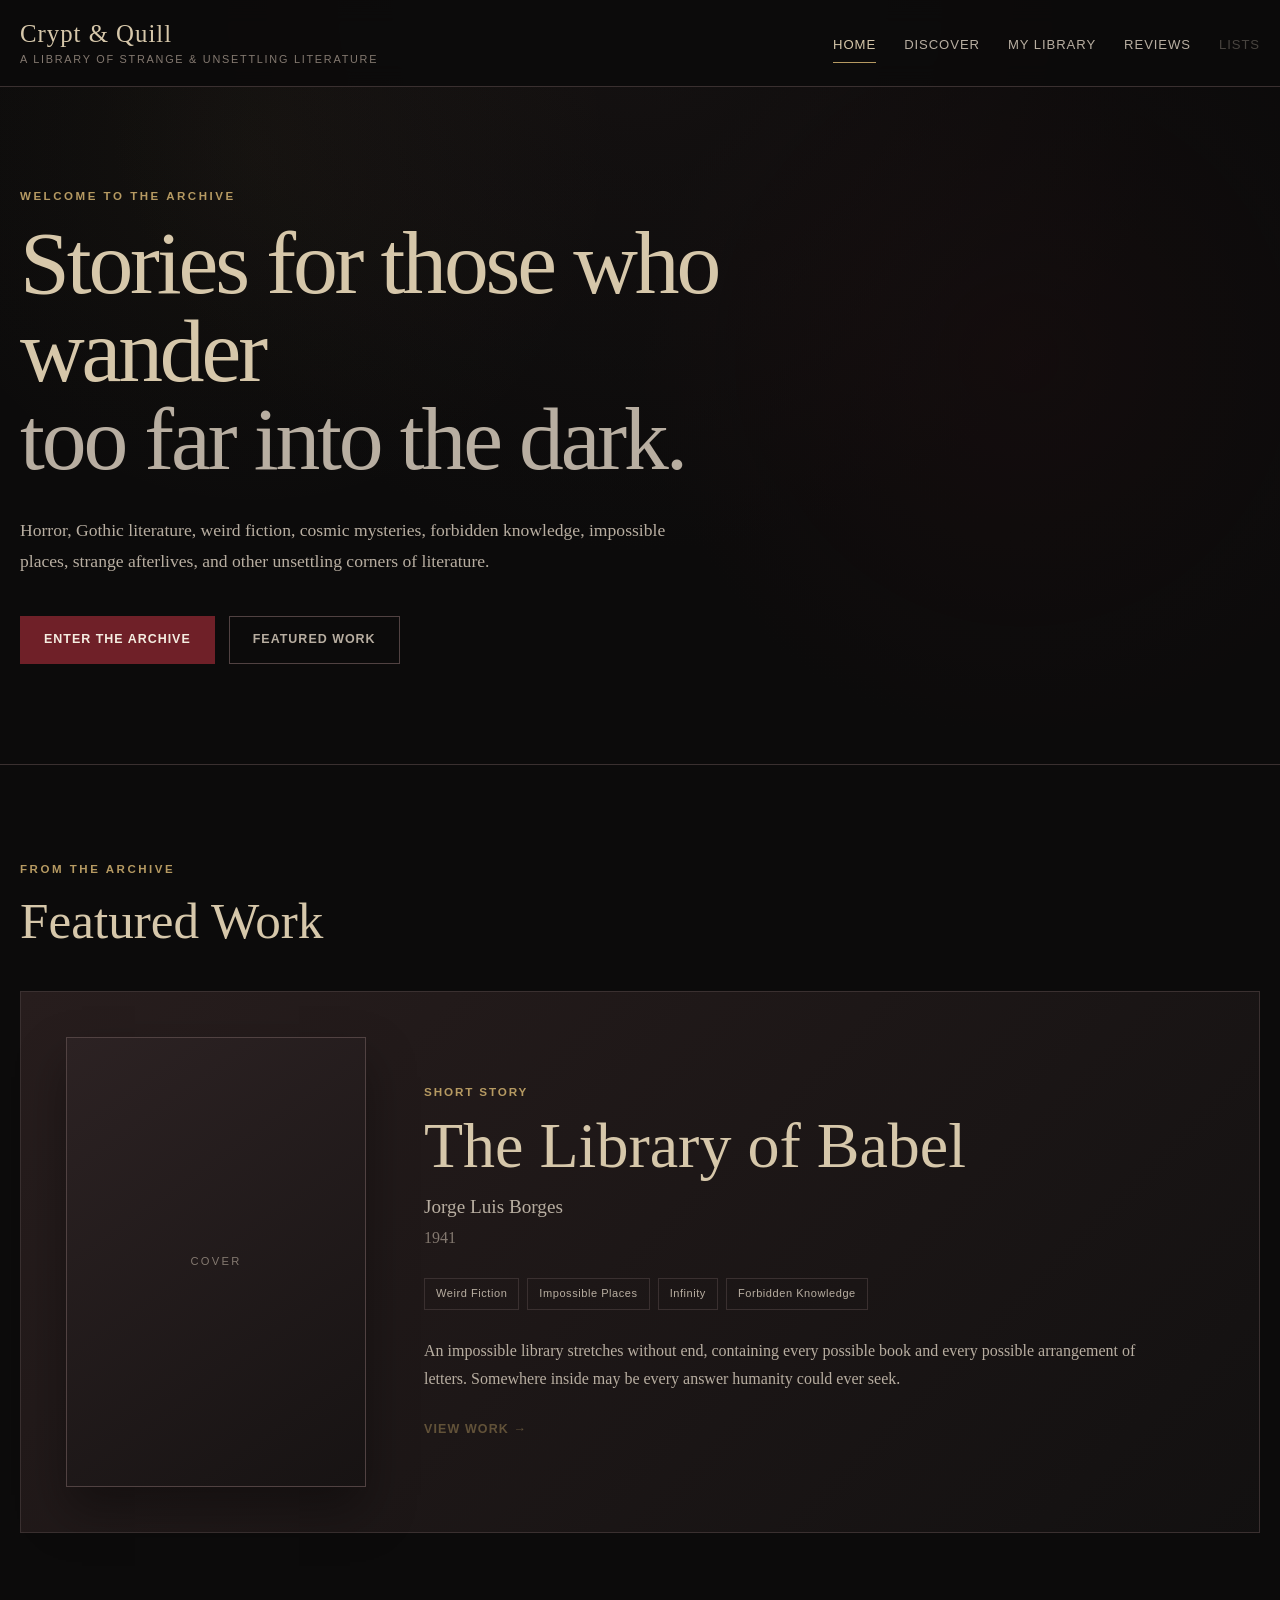
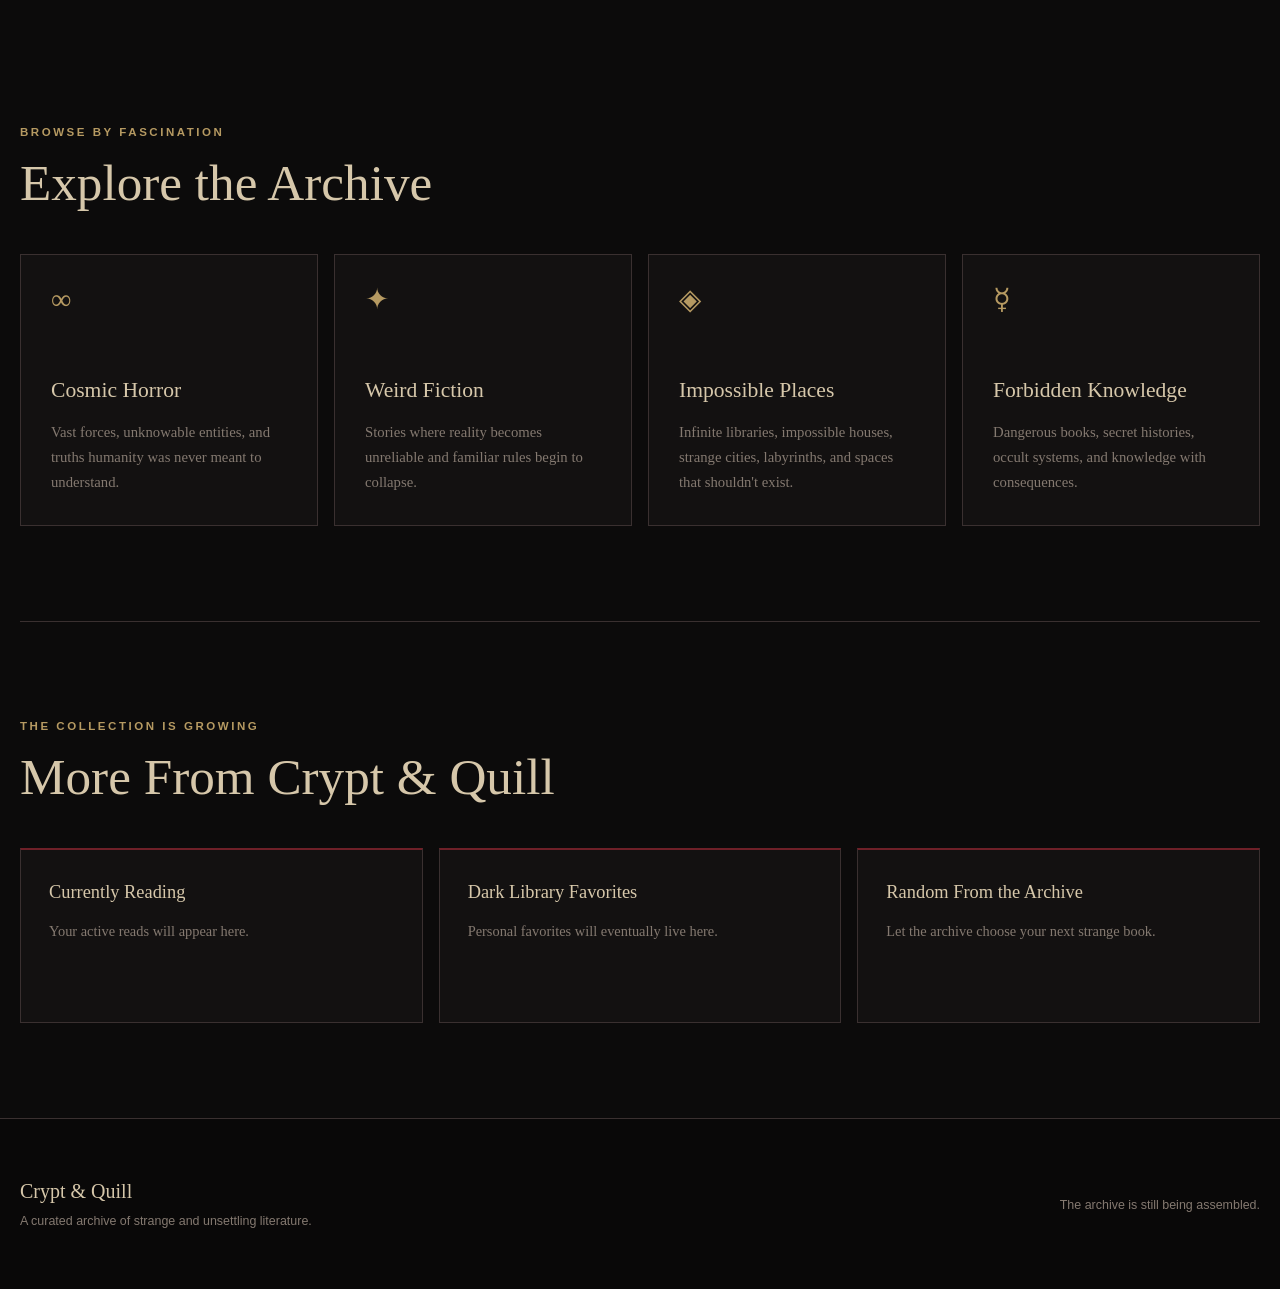
<file: index.html>
<!DOCTYPE html>
<html lang="en">

<head>
    <meta charset="UTF-8">

    <meta
        name="viewport"
        content="width=device-width, initial-scale=1.0"
    >

    <meta
        name="description"
        content="Crypt & Quill — a curated archive of horror, Gothic literature, weird fiction, dark science fiction, and unsettling stories."
    >

    <title>Crypt & Quill</title>

    <link
        rel="stylesheet"
        href="assets/css/styles.css"
    >
</head>


<body>

    <!-- ========================================
         SITE HEADER
         ======================================== -->

    <header class="site-header">

        <div class="site-header-inner">

            <a
                class="site-brand"
                href="index.html"
            >
                <span class="brand-name">Crypt &amp; Quill</span>

                <span class="brand-tagline">
                    A Library of Strange &amp; Unsettling Literature
                </span>
            </a>


            <nav
                class="main-navigation"
                aria-label="Main navigation"
            >

                <a
                    class="nav-link active"
                    href="index.html"
                >
                    Home
                </a>

                <a
                    class="nav-link"
                    href="discover.html"
                >
                    Discover
                </a>

                <a
                    class="nav-link"
                    href="my-library.html"
                >
                    My Library
                </a>

                <a
    class="nav-link"
    href="reviews.html"
>
    Reviews
</a>

                <span class="nav-link nav-link-disabled">
                    Lists
                </span>

            </nav>

        </div>

    </header>



    <!-- ========================================
         MAIN CONTENT
         ======================================== -->

    <main>


        <!-- HERO -->

        <section class="hero">

            <div class="hero-overlay"></div>

            <div class="hero-content">

                <p class="eyebrow">
                    Welcome to the archive
                </p>

                <h1>
                    Stories for those who wander
                    <span>too far into the dark.</span>
                </h1>

                <p class="hero-description">
                    Horror, Gothic literature, weird fiction, cosmic mysteries,
                    forbidden knowledge, impossible places, strange afterlives,
                    and other unsettling corners of literature.
                </p>


                <div class="hero-actions">

                    <a
                        class="button button-primary"
                        href="discover.html"
                    >
                        Enter the Archive
                    </a>

                    <a
                        class="button button-secondary"
                        href="#featured"
                    >
                        Featured Work
                    </a>

                </div>

            </div>

        </section>



        <!-- FEATURED WORK -->

        <section
            class="content-section"
            id="featured"
        >

            <div class="section-heading">

                <div>
                    <p class="section-kicker">
                        From the archive
                    </p>

                    <h2>
                        Featured Work
                    </h2>
                </div>

            </div>


            <article class="featured-work">

                <div class="featured-cover-placeholder">

                    <span>
                        Cover
                    </span>

                </div>


                <div class="featured-information">

                    <p class="work-type">
                        Short Story
                    </p>

                    <h3>
                        The Library of Babel
                    </h3>

                    <p class="work-author">
                        Jorge Luis Borges
                    </p>

                    <p class="work-year">
                        1941
                    </p>


                    <div class="tag-list">

                        <span class="tag">
                            Weird Fiction
                        </span>

                        <span class="tag">
                            Impossible Places
                        </span>

                        <span class="tag">
                            Infinity
                        </span>

                        <span class="tag">
                            Forbidden Knowledge
                        </span>

                    </div>


                    <p class="featured-description">
                        An impossible library stretches without end, containing
                        every possible book and every possible arrangement of
                        letters. Somewhere inside may be every answer humanity
                        could ever seek.
                    </p>


                    <button
                        class="text-link"
                        type="button"
                        disabled
                    >
                        View Work
                        <span aria-hidden="true">→</span>
                    </button>

                </div>

            </article>

        </section>



        <!-- EXPLORE -->

        <section class="content-section">

            <div class="section-heading">

                <div>

                    <p class="section-kicker">
                        Browse by fascination
                    </p>

                    <h2>
                        Explore the Archive
                    </h2>

                </div>

            </div>


            <div class="explore-grid">

                <article class="explore-card">

                    <span class="explore-symbol">
                        ∞
                    </span>

                    <h3>
                        Cosmic Horror
                    </h3>

                    <p>
                        Vast forces, unknowable entities, and truths
                        humanity was never meant to understand.
                    </p>

                </article>


                <article class="explore-card">

                    <span class="explore-symbol">
                        ✦
                    </span>

                    <h3>
                        Weird Fiction
                    </h3>

                    <p>
                        Stories where reality becomes unreliable and
                        familiar rules begin to collapse.
                    </p>

                </article>


                <article class="explore-card">

                    <span class="explore-symbol">
                        ◈
                    </span>

                    <h3>
                        Impossible Places
                    </h3>

                    <p>
                        Infinite libraries, impossible houses, strange
                        cities, labyrinths, and spaces that shouldn't exist.
                    </p>

                </article>


                <article class="explore-card">

                    <span class="explore-symbol">
                        ☿
                    </span>

                    <h3>
                        Forbidden Knowledge
                    </h3>

                    <p>
                        Dangerous books, secret histories, occult systems,
                        and knowledge with consequences.
                    </p>

                </article>

            </div>

        </section>



        <!-- COMING LATER -->

        <section class="content-section archive-preview">

            <div class="section-heading">

                <div>

                    <p class="section-kicker">
                        The collection is growing
                    </p>

                    <h2>
                        More From Crypt &amp; Quill
                    </h2>

                </div>

            </div>


            <div class="shelf-grid">

                <article class="shelf-placeholder">

                    <p class="shelf-label">
                        Currently Reading
                    </p>

                    <p>
                        Your active reads will appear here.
                    </p>

                </article>


                <article class="shelf-placeholder">

                    <p class="shelf-label">
                        Dark Library Favorites
                    </p>

                    <p>
                        Personal favorites will eventually live here.
                    </p>

                </article>


                <article class="shelf-placeholder">

                    <p class="shelf-label">
                        Random From the Archive
                    </p>

                    <p>
                        Let the archive choose your next strange book.
                    </p>

                </article>

            </div>

        </section>


    </main>



    <!-- ========================================
         FOOTER
         ======================================== -->

    <footer class="site-footer">

        <div class="site-footer-inner">

            <div>

                <p class="footer-brand">
                    Crypt &amp; Quill
                </p>

                <p class="footer-description">
                    A curated archive of strange and unsettling literature.
                </p>

            </div>


            <p class="footer-note">
                The archive is still being assembled.
            </p>

        </div>

    </footer>



    <script src="assets/js/common.js"></script>
    <script src="assets/js/home.js"></script>

</body>

</html>
</file>
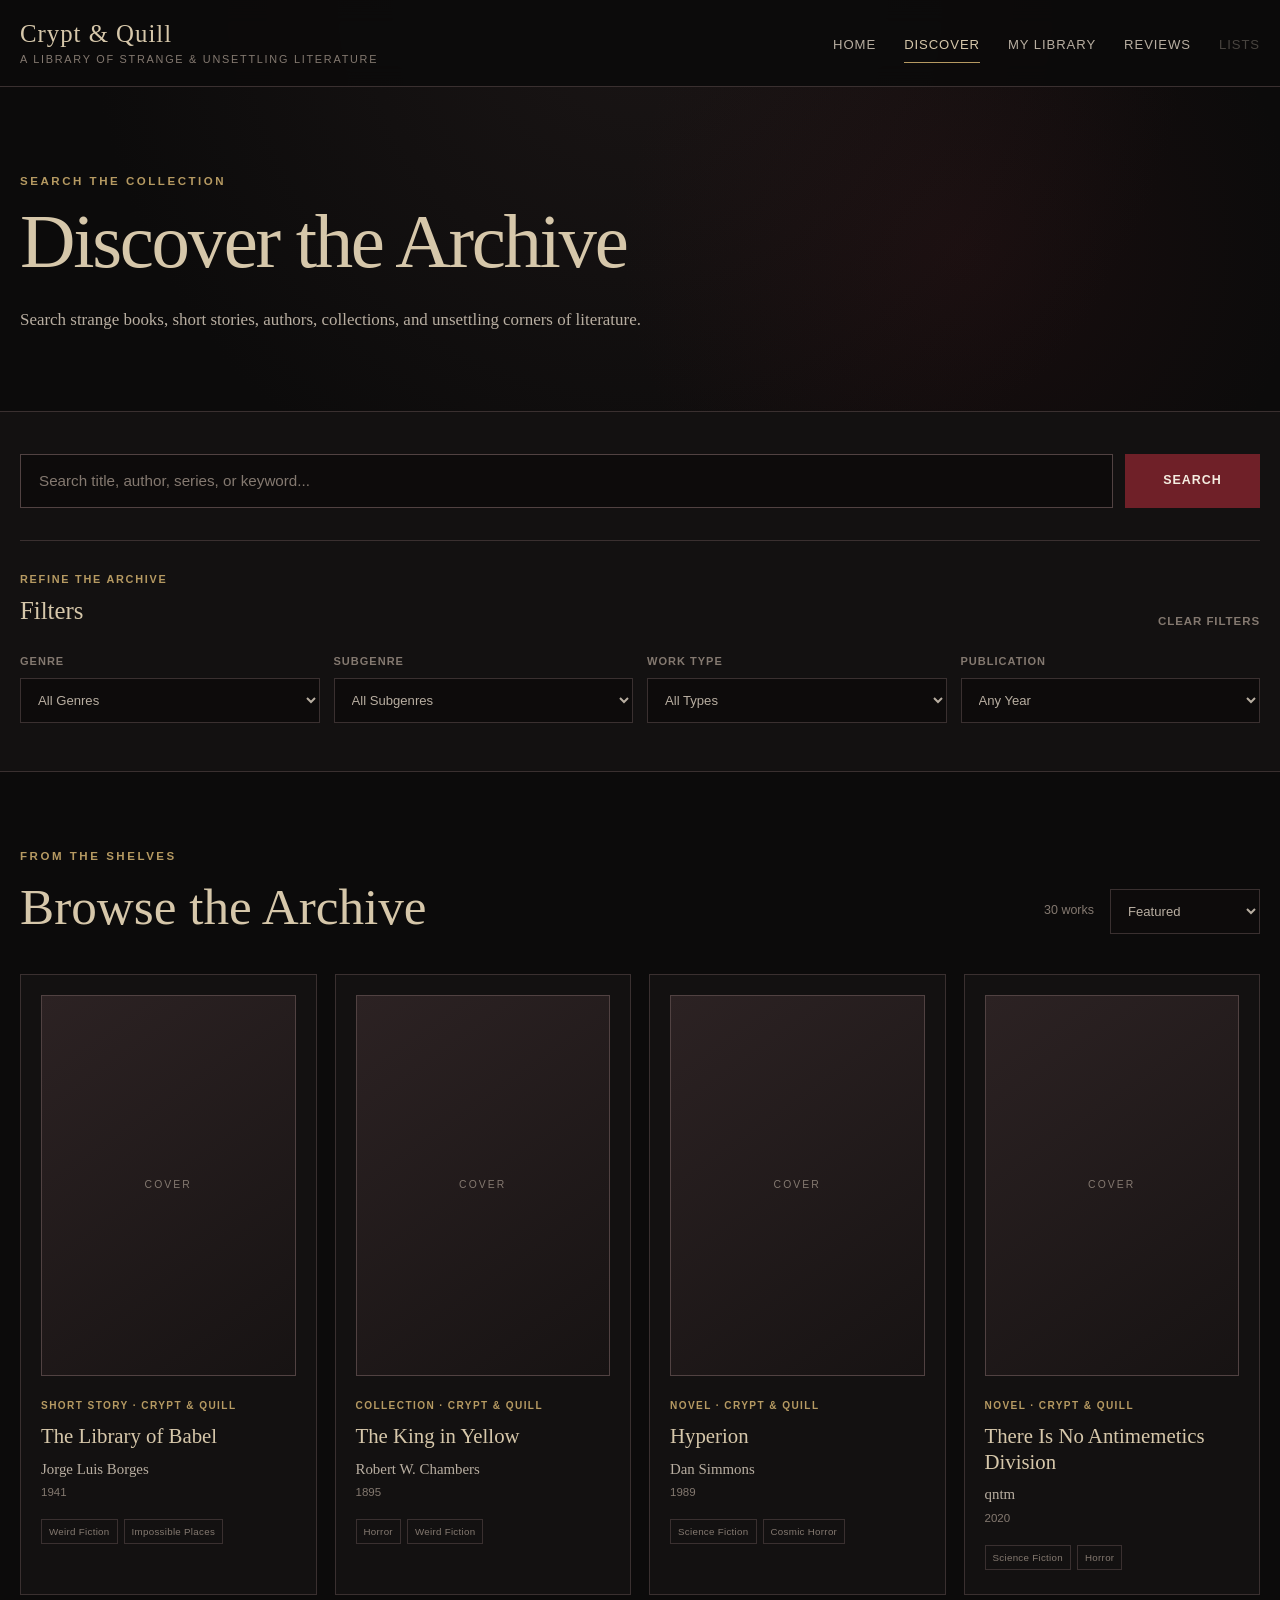
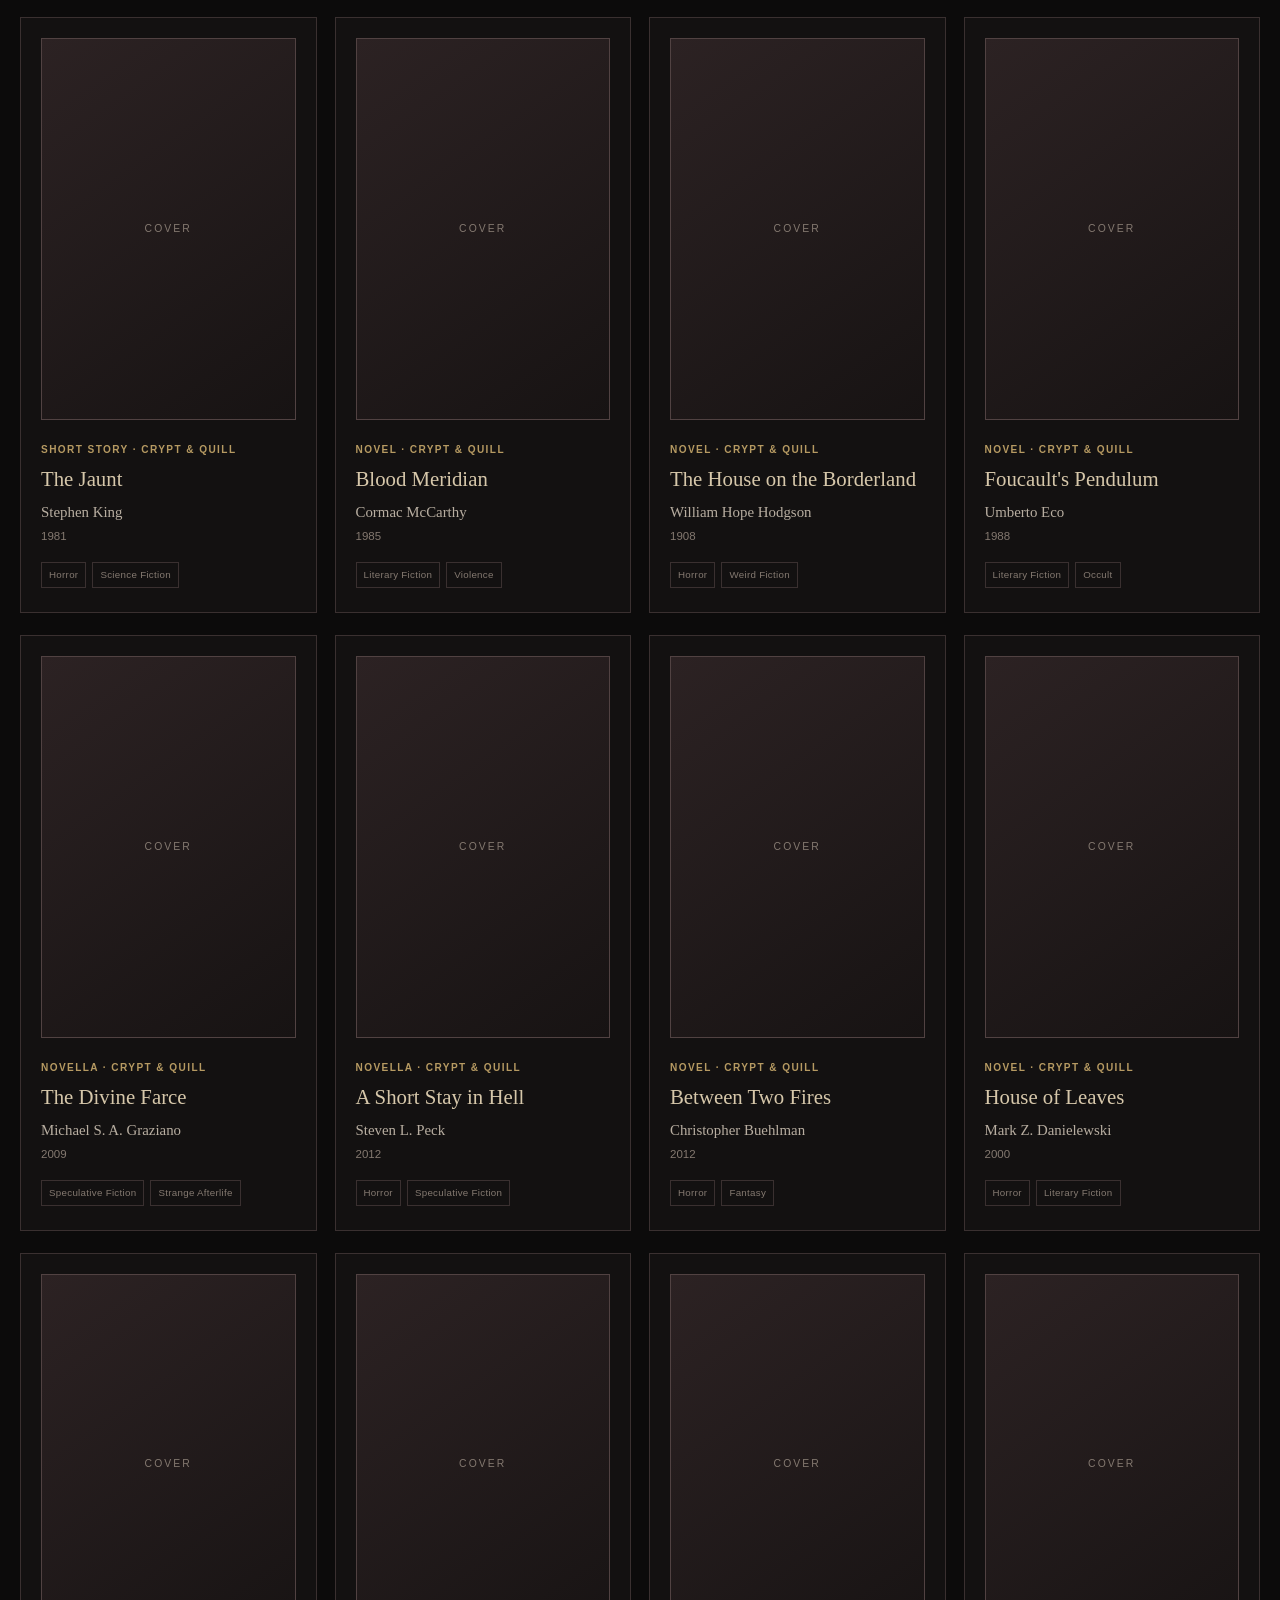
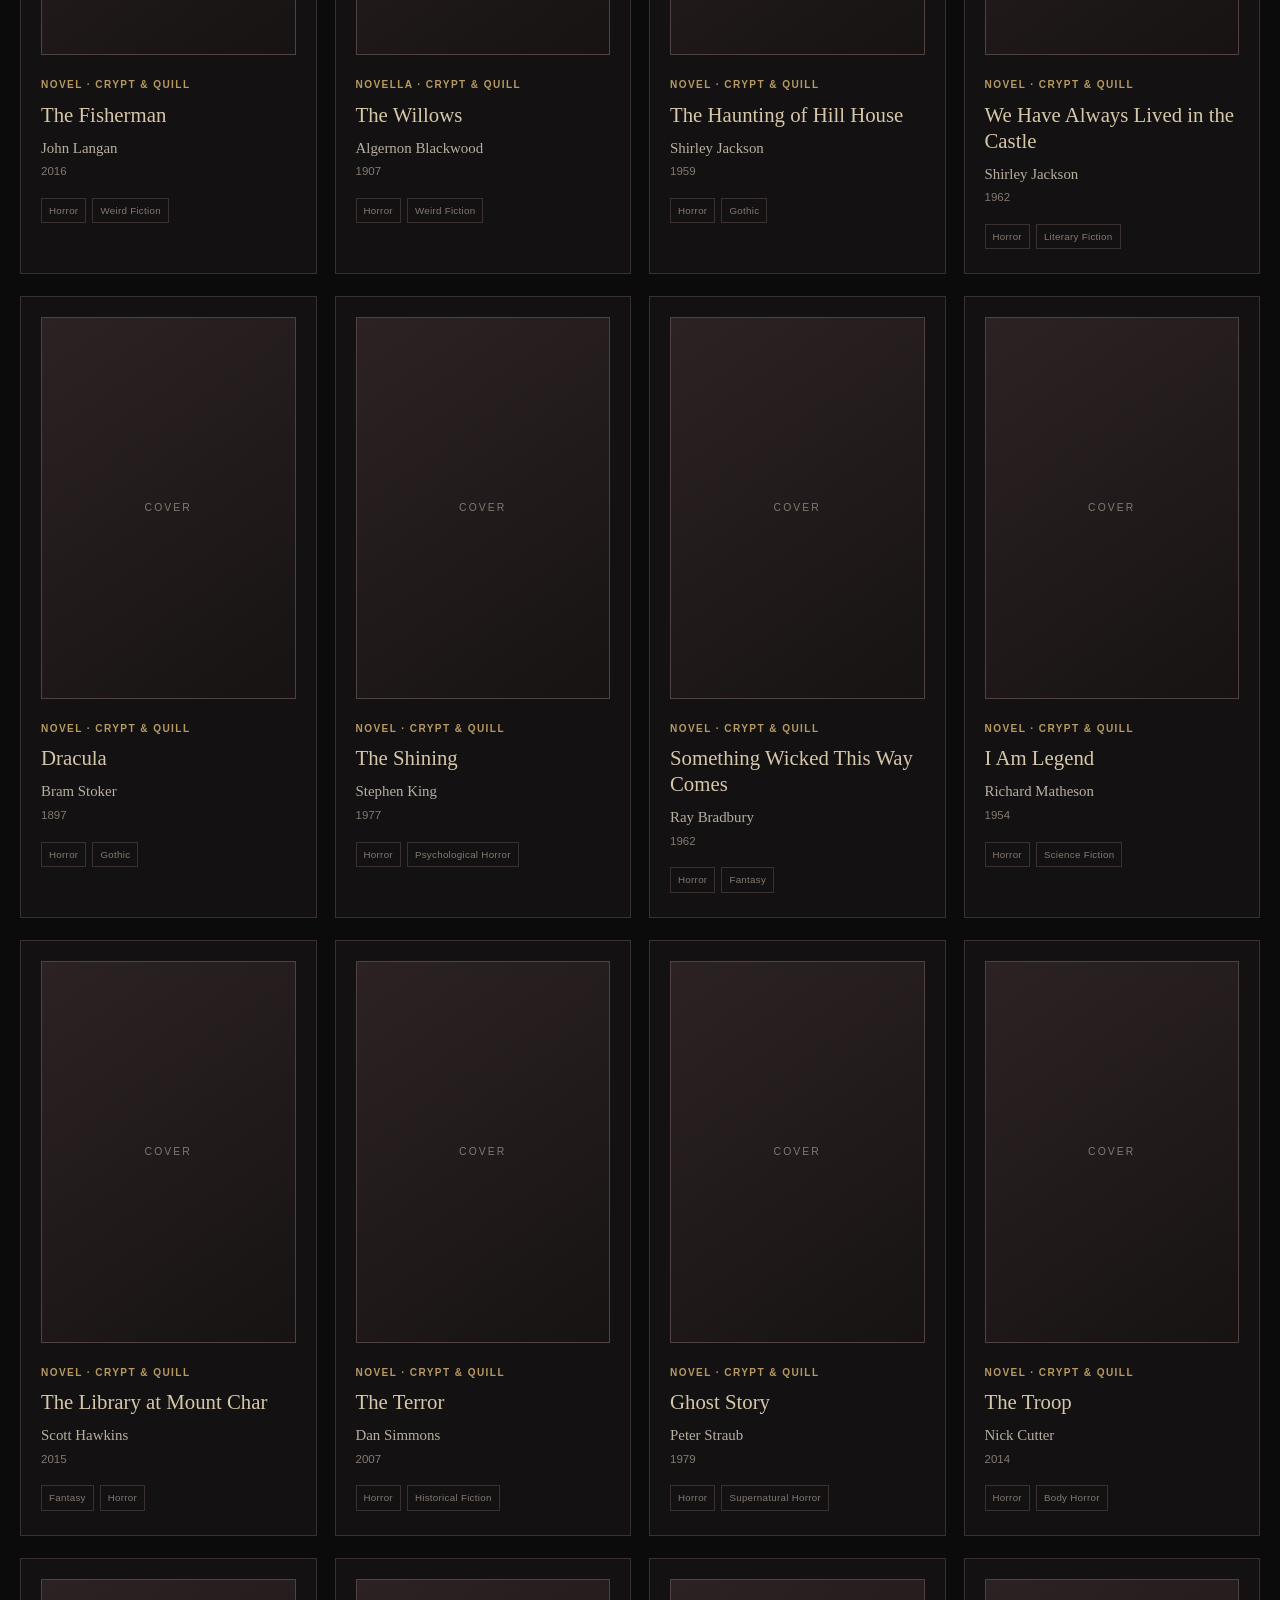
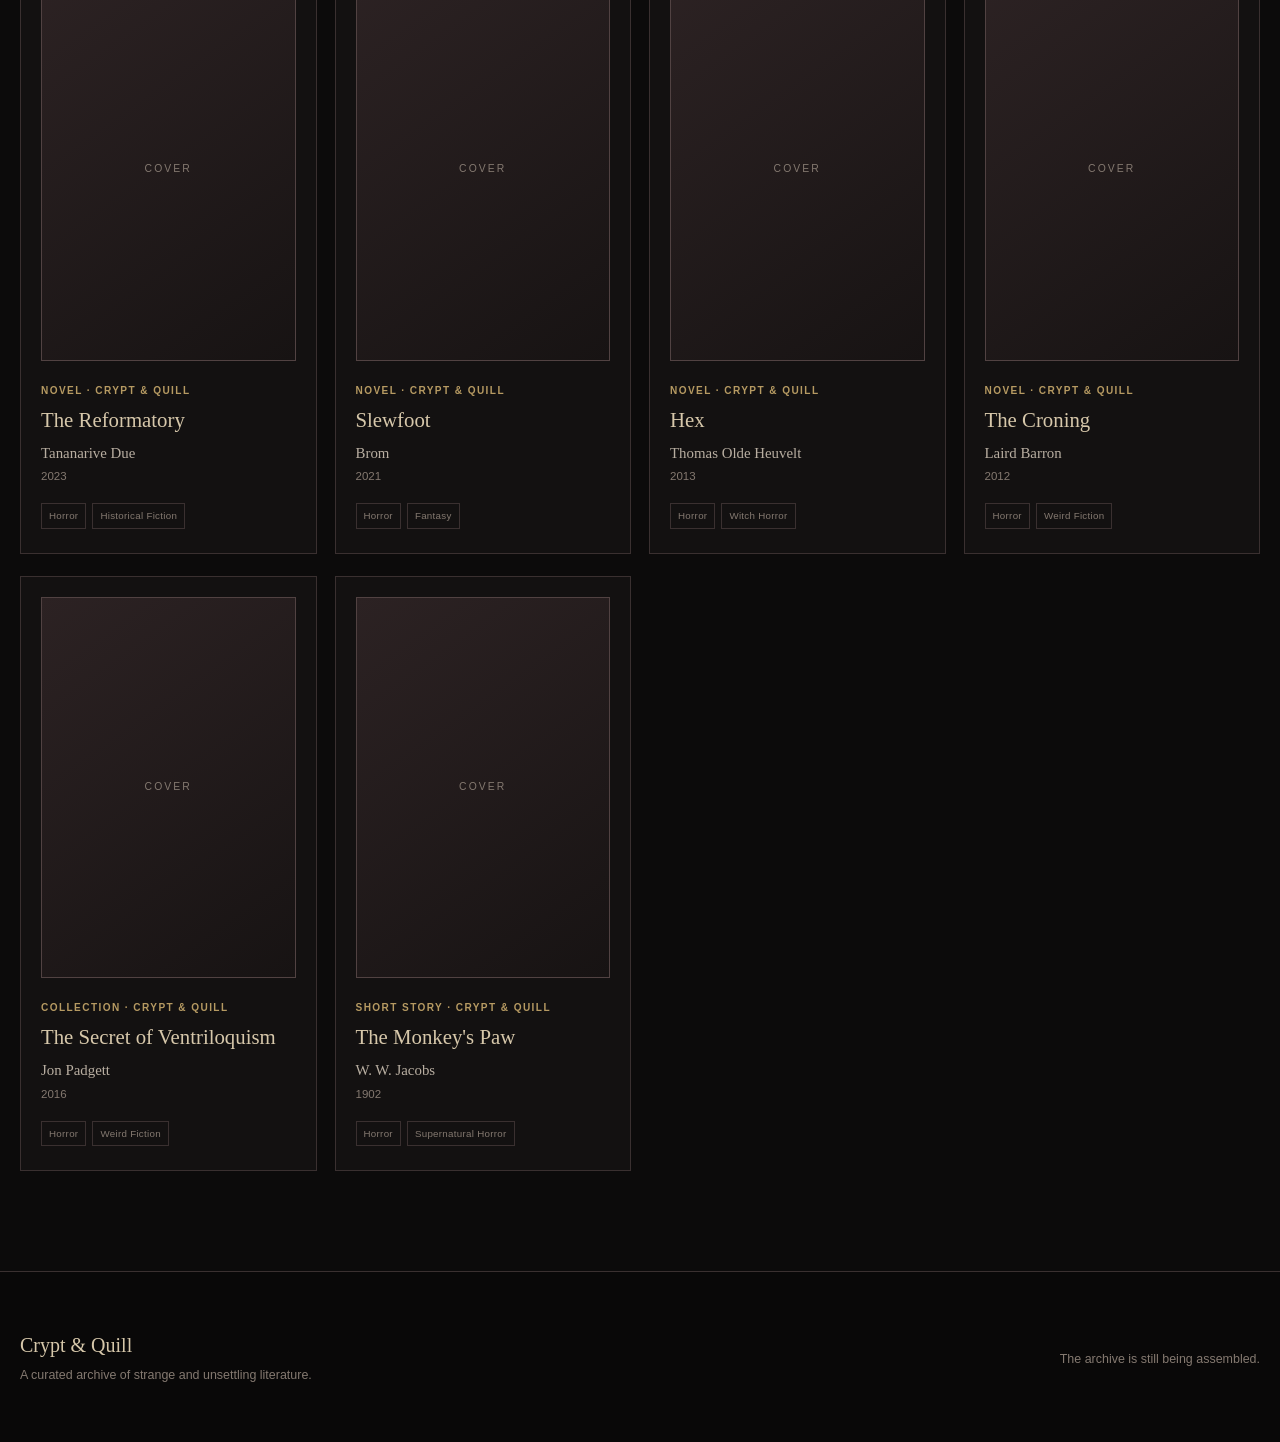
<file: discover.html>
<!DOCTYPE html>
<html lang="en">

<head>
    <meta charset="UTF-8">

    <meta
        name="viewport"
        content="width=device-width, initial-scale=1.0"
    >

    <meta
        name="description"
        content="Discover horror, Gothic literature, weird fiction, dark science fiction, supernatural fiction, and other strange literature in the Crypt & Quill archive."
    >

    <title>Discover | Crypt & Quill</title>

    <link
        rel="stylesheet"
        href="assets/css/styles.css"
    >
</head>


<body>

    <!-- ========================================
         SITE HEADER
         ======================================== -->

    <header class="site-header">

        <div class="site-header-inner">

            <a
                class="site-brand"
                href="index.html"
            >
                <span class="brand-name">
                    Crypt &amp; Quill
                </span>

                <span class="brand-tagline">
                    A Library of Strange &amp; Unsettling Literature
                </span>
            </a>


            <nav
                class="main-navigation"
                aria-label="Main navigation"
            >

                <a
                    class="nav-link"
                    href="index.html"
                >
                    Home
                </a>

                <a
                    class="nav-link active"
                    href="discover.html"
                >
                    Discover
                </a>

                <a
                    class="nav-link"
                    href="my-library.html"
                >
                    My Library
                </a>

<a
    class="nav-link"
    href="reviews.html"
>
    Reviews
</a>

                <span class="nav-link nav-link-disabled">
                    Lists
                </span>

            </nav>

        </div>

    </header>



    <!-- ========================================
         MAIN CONTENT
         ======================================== -->

    <main>


        <!-- DISCOVER HERO -->

        <section class="discover-hero">

            <div class="discover-hero-inner">

                <p class="eyebrow">
                    Search the collection
                </p>

                <h1>
                    Discover the Archive
                </h1>

                <p class="discover-intro">
                    Search strange books, short stories, authors, collections,
                    and unsettling corners of literature.
                </p>

            </div>

        </section>



        <!-- SEARCH + FILTERS -->

        <section class="discover-tools">

            <div class="discover-tools-inner">


                <!-- SEARCH -->

                <form
                    class="discover-search"
                    id="discover-search-form"
                >

                    <label
                        class="visually-hidden"
                        for="discover-search-input"
                    >
                        Search Crypt &amp; Quill
                    </label>

                    <input
                        id="discover-search-input"
                        class="discover-search-input"
                        type="search"
                        placeholder="Search title, author, series, or keyword..."
                        autocomplete="off"
                    >

                    <button
                        class="button button-primary discover-search-button"
                        type="submit"
                    >
                        Search
                    </button>

                </form>



                <!-- FILTERS -->

                <div class="filter-panel">

                    <div class="filter-heading">

                        <div>

                            <p class="filter-label">
                                Refine the archive
                            </p>

                            <h2>
                                Filters
                            </h2>

                        </div>


                        <button
                            class="clear-filters-button"
                            id="clear-filters-button"
                            type="button"
                        >
                            Clear Filters
                        </button>

                    </div>


                    <div class="filter-grid">


                        <!-- GENRE -->

                        <div class="filter-group">

                            <label for="genre-filter">
                                Genre
                            </label>

                            <select
                                id="genre-filter"
                                class="filter-select"
                            >
                                <option value="">
                                    All Genres
                                </option>

                                <option value="horror">
                                    Horror
                                </option>

                                <option value="gothic">
                                    Gothic
                                </option>

                                <option value="weird-fiction">
                                    Weird Fiction
                                </option>

                                <option value="science-fiction">
                                    Science Fiction
                                </option>

                                <option value="dark-fantasy">
                                    Dark Fantasy
                                </option>

                                <option value="supernatural">
                                    Supernatural
                                </option>

                            </select>

                        </div>



                        <!-- SUBGENRE -->

                        <div class="filter-group">

                            <label for="subgenre-filter">
                                Subgenre
                            </label>

                            <select
                                id="subgenre-filter"
                                class="filter-select"
                            >
                                <option value="">
                                    All Subgenres
                                </option>

                                <option value="cosmic-horror">
                                    Cosmic Horror
                                </option>

                                <option value="folk-horror">
                                    Folk Horror
                                </option>

                                <option value="occult">
                                    Occult
                                </option>

                                <option value="ghost-stories">
                                    Ghost Stories
                                </option>

                                <option value="haunted-house">
                                    Haunted House
                                </option>

                                <option value="witchcraft">
                                    Witchcraft
                                </option>

                                <option value="psychological-horror">
                                    Psychological Horror
                                </option>

                                <option value="literary-horror">
                                    Literary Horror
                                </option>

                            </select>

                        </div>



                        <!-- WORK TYPE -->

                        <div class="filter-group">

                            <label for="type-filter">
                                Work Type
                            </label>

                            <select
                                id="type-filter"
                                class="filter-select"
                            >
                                <option value="">
                                    All Types
                                </option>

                                <option value="novel">
                                    Novel
                                </option>

                                <option value="novella">
                                    Novella
                                </option>

                                <option value="short-story">
                                    Short Story
                                </option>

                                <option value="collection">
                                    Collection
                                </option>

                                <option value="anthology">
                                    Anthology
                                </option>

                                <option value="nonfiction">
                                    Nonfiction
                                </option>

                            </select>

                        </div>



                        <!-- YEAR -->

                        <div class="filter-group">

                            <label for="year-filter">
                                Publication
                            </label>

                            <select
                                id="year-filter"
                                class="filter-select"
                            >
                                <option value="">
                                    Any Year
                                </option>

                                <option value="pre-1900">
                                    Before 1900
                                </option>

                                <option value="1900-1949">
                                    1900–1949
                                </option>

                                <option value="1950-1979">
                                    1950–1979
                                </option>

                                <option value="1980-1999">
                                    1980–1999
                                </option>

                                <option value="2000-2019">
                                    2000–2019
                                </option>

                                <option value="2020-present">
                                    2020–Present
                                </option>

                            </select>

                        </div>

                    </div>

                </div>

            </div>

        </section>



        <!-- RESULTS -->

        <section class="discover-results-section">

            <div class="discover-results-inner">


                <!-- RESULTS HEADER -->

                <div class="results-heading">

                    <div>

                        <p class="section-kicker">
                            From the shelves
                        </p>

                        <h2>
                            Browse the Archive
                        </h2>

                    </div>


                    <div class="results-controls">

                        <p
                            class="results-count"
                            id="results-count"
                        >
                            8 works
                        </p>


                        <label
                            class="visually-hidden"
                            for="sort-results"
                        >
                            Sort results
                        </label>

                        <select
                            id="sort-results"
                            class="sort-select"
                        >
                            <option value="featured">
                                Featured
                            </option>

                            <option value="title">
                                Title A–Z
                            </option>

                            <option value="author">
                                Author A–Z
                            </option>

                            <option value="newest">
                                Newest First
                            </option>

                            <option value="oldest">
                                Oldest First
                            </option>

                        </select>

                    </div>

                </div>



                <!-- STATUS MESSAGE -->

                <div
                    class="discover-status"
                    id="discover-status"
                    hidden
                >
                    Searching the archive...
                </div>



                <!-- RESULT GRID -->

                <div
                    class="work-grid"
                    id="work-grid"
                >

                </div>

            </div>

        </section>

    </main>



    <!-- ========================================
         FOOTER
         ======================================== -->

    <footer class="site-footer">

        <div class="site-footer-inner">

            <div>

                <p class="footer-brand">
                    Crypt &amp; Quill
                </p>

                <p class="footer-description">
                    A curated archive of strange and unsettling literature.
                </p>

            </div>


            <p class="footer-note">
                The archive is still being assembled.
            </p>

        </div>

    </footer>



    <script src="assets/js/common.js"></script>
<script src="assets/js/catalog.js"></script>
<script src="assets/js/openlibrary-api.js"></script>
<script src="assets/js/discover.js"></script>

</body>

</html>
</file>
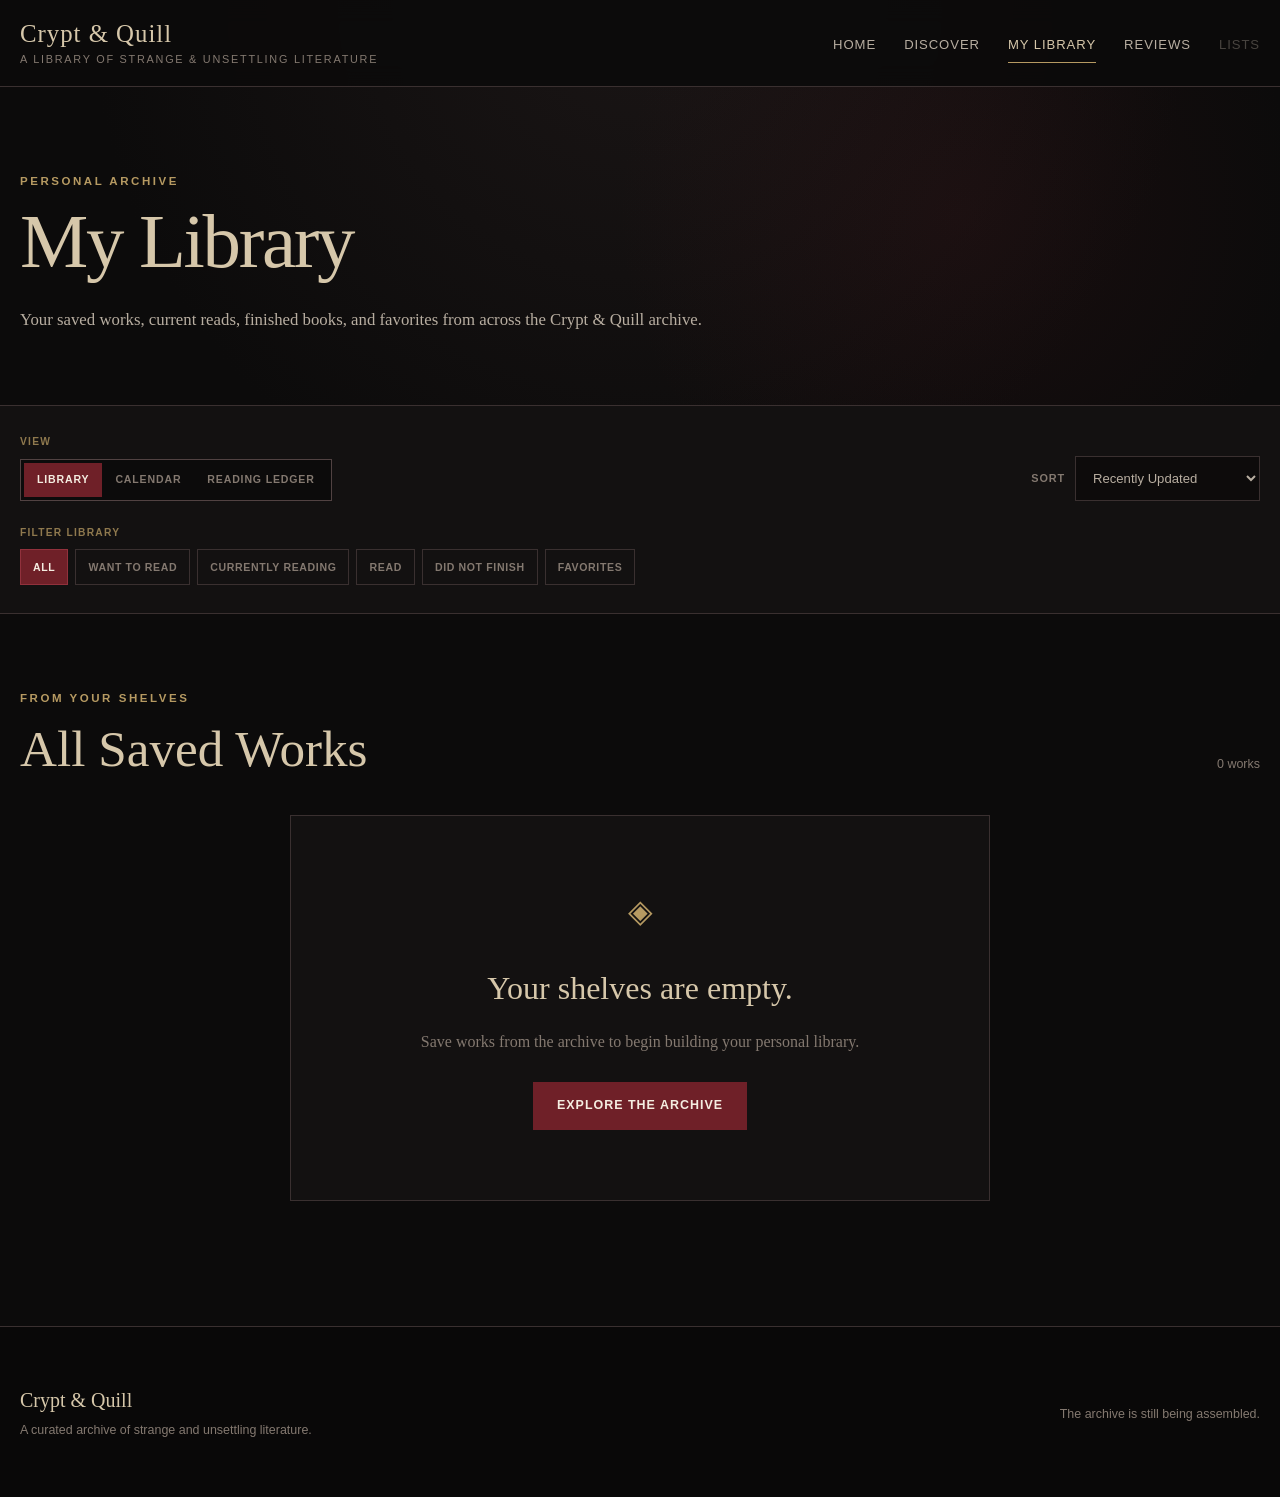
<file: my-library.html>
<!DOCTYPE html>
<html lang="en">

<head>

    <meta charset="UTF-8">

    <meta
        name="viewport"
        content="width=device-width, initial-scale=1.0"
    >

    <meta
        name="description"
        content="Your personal Crypt & Quill reading library."
    >

    <title>My Library | Crypt & Quill</title>

    <link
        rel="stylesheet"
        href="assets/css/styles.css"
    >

</head>


<body>

    <!-- ========================================
         SITE HEADER
         ======================================== -->

    <header class="site-header">

        <div class="site-header-inner">

            <a
                class="site-brand"
                href="index.html"
            >

                <span class="brand-name">
                    Crypt &amp; Quill
                </span>

                <span class="brand-tagline">
                    A Library of Strange &amp; Unsettling Literature
                </span>

            </a>


            <nav
                class="main-navigation"
                aria-label="Main navigation"
            >

                <a
                    class="nav-link"
                    href="index.html"
                >
                    Home
                </a>

                <a
                    class="nav-link"
                    href="discover.html"
                >
                    Discover
                </a>

                <a
                    class="nav-link active"
                    href="my-library.html"
                >
                    My Library
                </a>

<a
    class="nav-link"
    href="reviews.html"
>
    Reviews
</a>

                <span class="nav-link nav-link-disabled">
                    Lists
                </span>

            </nav>

        </div>

    </header>



    <!-- ========================================
         MAIN
         ======================================== -->

    <main>


        <!-- PAGE HERO -->

        <section class="library-hero">

            <div class="library-hero-inner">

                <p class="eyebrow">
                    Personal Archive
                </p>

                <h1>
                    My Library
                </h1>

                <p class="library-hero-description">
                    Your saved works, current reads, finished books,
                    and favorites from across the Crypt &amp; Quill archive.
                </p>

            </div>

        </section>



        <!-- LIBRARY CONTROLS -->

        <section class="library-controls-section">

            <div class="library-controls-inner">

                <div class="library-view-control">

                    <p class="library-control-label" id="library-view-label">
                        View
                    </p>

                    <div
                        class="library-view-switch"
                        role="group"
                        aria-labelledby="library-view-label"
                    >
                        <button class="library-view-button active" type="button" data-library-view="library" aria-pressed="true">
                            Library
                        </button>
                        <button class="library-view-button" type="button" data-library-view="calendar" aria-pressed="false">
                            Calendar
                        </button>
                        <button class="library-view-button" type="button" data-library-view="ledger" aria-pressed="false">
                            Reading Ledger
                        </button>
                    </div>

                </div>


                <div class="library-card-controls" id="library-card-controls">


                    <!-- SORT -->

                    <div class="library-sort-group">

                    <label for="library-sort">
                        Sort
                    </label>

                    <select
                        id="library-sort"
                        class="sort-select"
                    >

                        <option value="recent">
                            Recently Updated
                        </option>

                        <option value="title">
                            Title A–Z
                        </option>

                        <option value="author">
                            Author A–Z
                        </option>

                        <option value="newest">
                            Newest Publication
                        </option>

                        <option value="oldest">
                            Oldest Publication
                        </option>

                    </select>

                    </div>


                    <!-- FILTERS -->

                    <div class="library-filter-control">

                        <p class="library-control-label" id="library-filter-label">
                            Filter Library
                        </p>

                        <div
                            class="library-filter-group"
                            role="group"
                            aria-labelledby="library-filter-label"
                        >

                    <button
                        class="library-filter-button active"
                        type="button"
                        data-library-filter="all"
                        aria-pressed="true"
                    >
                        All
                    </button>

                    <button
                        class="library-filter-button"
                        type="button"
                        data-library-filter="want-to-read"
                        aria-pressed="false"
                    >
                        Want to Read
                    </button>

                    <button
                        class="library-filter-button"
                        type="button"
                        data-library-filter="currently-reading"
                        aria-pressed="false"
                    >
                        Currently Reading
                    </button>

                    <button
                        class="library-filter-button"
                        type="button"
                        data-library-filter="read"
                        aria-pressed="false"
                    >
                        Read
                    </button>

                    <button
                        class="library-filter-button"
                        type="button"
                        data-library-filter="dnf"
                        aria-pressed="false"
                    >
                        Did Not Finish
                    </button>

                    <button
                        class="library-filter-button"
                        type="button"
                        data-library-filter="favorites"
                        aria-pressed="false"
                    >
                        Favorites
                    </button>

                        </div>

                    </div>

                </div>

            </div>

        </section>


        <!-- READING CALENDAR -->

        <section class="reading-calendar-section" id="reading-calendar-section" hidden>
            <div class="reading-calendar-inner">
                <div class="reading-calendar-header">
                    <div>
                        <p class="section-kicker">Reading history</p>
                        <h2 id="reading-calendar-heading" aria-live="polite"></h2>
                    </div>
                    <div class="reading-calendar-navigation" aria-label="Calendar month navigation">
                        <button type="button" data-calendar-action="previous" aria-label="Previous month">Previous</button>
                        <button type="button" data-calendar-action="today">Today</button>
                        <button type="button" data-calendar-action="next" aria-label="Next month">Next</button>
                    </div>
                </div>

                <div class="reading-calendar-empty library-empty-state" id="reading-calendar-empty" hidden>
                    <p class="library-empty-symbol">◈</p>
                    <h3>No reading dates recorded yet.</h3>
                    <p>Add dates from a work's details page to build your reading calendar.</p>
                </div>

                <div id="reading-calendar-content">
                    <div class="reading-calendar-scroll" tabindex="0" aria-label="Monthly reading calendar">
                        <div class="reading-calendar-grid" id="reading-calendar-grid"></div>
                    </div>
                    <section class="reading-calendar-approximate" id="reading-calendar-approximate" hidden>
                        <h3>Approximate dates this month</h3>
                        <ul id="reading-calendar-approximate-list"></ul>
                    </section>
                    <p class="reading-calendar-year-note" id="reading-calendar-year-note" hidden>
                        Some reading dates are recorded with year-only precision and are not shown on the monthly calendar.
                    </p>
                </div>
            </div>
        </section>


        <!-- READING LEDGER -->

        <section class="reading-ledger-section" id="reading-ledger-section" hidden aria-labelledby="reading-ledger-heading">
            <div class="reading-ledger-inner">
                <header class="reading-ledger-header">
                    <p class="reading-ledger-label">Private archival record</p>
                    <div class="reading-ledger-title-row">
                        <h2 id="reading-ledger-heading">Reading Ledger</h2>
                        <div class="reading-ledger-navigation" role="group" aria-label="Reading Ledger year navigation">
                            <button type="button" data-ledger-action="previous" aria-label="Previous reading year">Previous</button>
                            <button type="button" class="reading-ledger-year" data-ledger-action="selected" aria-label="Selected reading year" aria-pressed="true">Year</button>
                            <button type="button" data-ledger-action="next" aria-label="Next reading year">Next</button>
                            <button type="button" data-ledger-action="all" aria-pressed="false">All Time</button>
                        </div>
                    </div>
                    <p>A reckoning of the works and reading sessions recorded on these shelves.</p>
                </header>

                <div class="reading-ledger-empty" id="reading-ledger-empty" hidden>
                    <span aria-hidden="true">◈</span>
                    <h3>No entries have been inscribed.</h3>
                    <p>Record a reading status or date from a work’s details page to begin your ledger.</p>
                </div>

                <div class="reading-ledger-content" id="reading-ledger-content">
                    <section class="ledger-section" aria-labelledby="ledger-annual-heading">
                        <div class="ledger-section-heading">
                            <p>Annual record</p>
                            <h3 id="ledger-annual-heading" aria-live="polite"></h3>
                        </div>
                        <div class="ledger-stat-grid" id="ledger-annual-stats"></div>
                    </section>

                    <section class="ledger-section" id="ledger-monthly-section" aria-labelledby="ledger-monthly-heading">
                        <div class="ledger-section-heading">
                            <p id="ledger-chart-label">Monthly record</p>
                            <h3 id="ledger-monthly-heading">Works Completed by Month</h3>
                        </div>
                        <div class="ledger-monthly-chart" id="ledger-monthly-chart"></div>
                    </section>

                    <div class="ledger-columns">
                        <section class="ledger-section" id="ledger-genres-section" aria-labelledby="ledger-genres-heading">
                            <div class="ledger-section-heading"><p>Classification</p><h3 id="ledger-genres-heading">Genre Totals</h3></div>
                            <ol class="ledger-ranked-list" id="ledger-genres-list"></ol>
                        </section>
                        <section class="ledger-section" id="ledger-authors-section" aria-labelledby="ledger-authors-heading">
                            <div class="ledger-section-heading"><p>Authorship</p><h3 id="ledger-authors-heading">Author Totals</h3></div>
                            <ol class="ledger-ranked-list" id="ledger-authors-list"></ol>
                        </section>
                    </div>

                    <section class="ledger-section" id="ledger-notes-section" aria-labelledby="ledger-notes-heading">
                        <div class="ledger-section-heading"><p>Volume notes</p><h3 id="ledger-notes-heading">Reading Totals</h3></div>
                        <div class="ledger-notes" id="ledger-notes"></div>
                    </section>
                </div>
            </div>
        </section>



        <!-- LIBRARY CONTENT -->

        <section class="library-results-section" id="library-results-section">

            <div class="library-results-inner">


                <!-- HEADING -->

                <div class="library-results-heading">

                    <div>

                        <p class="section-kicker">
                            From your shelves
                        </p>

                        <h2 id="library-section-title">
                            All Saved Works
                        </h2>

                    </div>


                    <p
                        class="library-results-count"
                        id="library-results-count"
                    >
                        0 works
                    </p>

                </div>



                <!-- EMPTY STATE -->

                <div
                    class="library-empty-state"
                    id="library-empty-state"
                    hidden
                >

                    <p class="library-empty-symbol">
                        ◈
                    </p>

                    <h3>
                        Your shelves are empty.
                    </h3>

                    <p id="library-empty-message">
                        Save works from the archive to begin building your personal library.
                    </p>

                    <a
                        class="button button-primary"
                        href="discover.html"
                    >
                        Explore the Archive
                    </a>

                </div>



                <!-- WORK GRID -->

                <div
                    class="library-work-grid"
                    id="library-work-grid"
                >
                </div>

            </div>

        </section>

    </main>



    <!-- ========================================
         FOOTER
         ======================================== -->

    <footer class="site-footer">

        <div class="site-footer-inner">

            <div>

                <p class="footer-brand">
                    Crypt &amp; Quill
                </p>

                <p class="footer-description">
                    A curated archive of strange and unsettling literature.
                </p>

            </div>


            <p class="footer-note">
                The archive is still being assembled.
            </p>

        </div>

    </footer>



    <!-- ========================================
         SCRIPTS
         ======================================== -->

    <script src="assets/js/common.js"></script>

    <script src="assets/js/storage.js"></script>

    <script src="assets/js/my-library.js"></script>

</body>

</html>
</file>
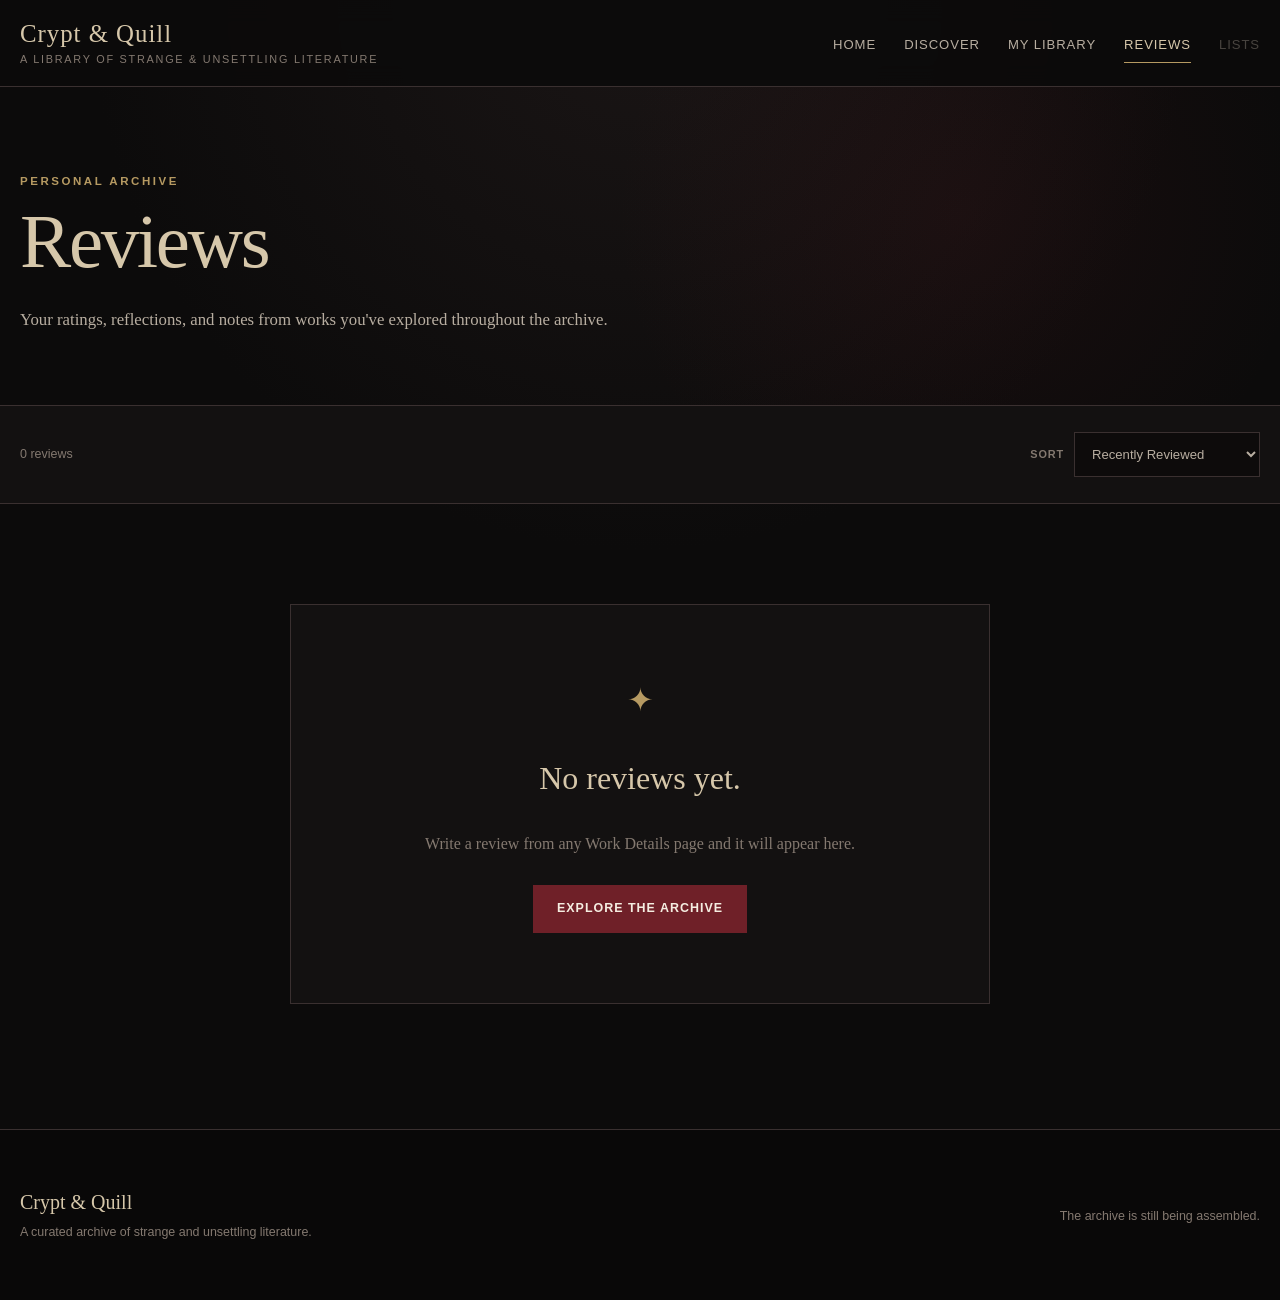
<file: reviews.html>
<!DOCTYPE html>
<html lang="en">

<head>

    <meta charset="UTF-8">

    <meta
        name="viewport"
        content="width=device-width, initial-scale=1.0"
    >

    <meta
        name="description"
        content="Your personal Crypt & Quill reviews and ratings."
    >

    <title>Reviews | Crypt & Quill</title>

    <link
        rel="stylesheet"
        href="assets/css/styles.css"
    >

</head>


<body>

    <!-- ========================================
         HEADER
         ======================================== -->

    <header class="site-header">

        <div class="site-header-inner">

            <a
                class="site-brand"
                href="index.html"
            >

                <span class="brand-name">
                    Crypt &amp; Quill
                </span>

                <span class="brand-tagline">
                    A Library of Strange &amp; Unsettling Literature
                </span>

            </a>


            <nav
                class="main-navigation"
                aria-label="Main navigation"
            >

                <a
                    class="nav-link"
                    href="index.html"
                >
                    Home
                </a>

                <a
                    class="nav-link"
                    href="discover.html"
                >
                    Discover
                </a>

                <a
                    class="nav-link"
                    href="my-library.html"
                >
                    My Library
                </a>

                <a
                    class="nav-link active"
                    href="reviews.html"
                >
                    Reviews
                </a>

                <span class="nav-link nav-link-disabled">
                    Lists
                </span>

            </nav>

        </div>

    </header>



    <!-- ========================================
         MAIN
         ======================================== -->

    <main>


        <!-- HERO -->

        <section class="reviews-hero">

            <div class="reviews-hero-inner">

                <p class="eyebrow">
                    Personal Archive
                </p>

                <h1>
                    Reviews
                </h1>

                <p class="reviews-hero-description">
                    Your ratings, reflections, and notes from works
                    you've explored throughout the archive.
                </p>

            </div>

        </section>



        <!-- CONTROLS -->

        <section class="reviews-controls-section">

            <div class="reviews-controls-inner">

                <p
                    class="reviews-count"
                    id="reviews-count"
                >
                    0 reviews
                </p>


                <div class="reviews-sort-group">

                    <label for="reviews-sort">
                        Sort
                    </label>

                    <select
                        class="sort-select"
                        id="reviews-sort"
                    >

                        <option value="recent">
                            Recently Reviewed
                        </option>

                        <option value="highest">
                            Highest Rated
                        </option>

                        <option value="lowest">
                            Lowest Rated
                        </option>

                        <option value="title">
                            Title A–Z
                        </option>

                        <option value="author">
                            Author A–Z
                        </option>

                    </select>

                </div>

            </div>

        </section>



        <!-- REVIEWS -->

        <section class="reviews-results-section">

            <div class="reviews-results-inner">

                <div
                    class="reviews-empty-state"
                    id="reviews-empty-state"
                    hidden
                >

                    <p class="library-empty-symbol">
                        ✦
                    </p>

                    <h2>
                        No reviews yet.
                    </h2>

                    <p>
                        Write a review from any Work Details page
                        and it will appear here.
                    </p>

                    <a
                        class="button button-primary"
                        href="discover.html"
                    >
                        Explore the Archive
                    </a>

                </div>


                <div
                    class="reviews-list"
                    id="reviews-list"
                >
                </div>

            </div>

        </section>

    </main>



    <!-- ========================================
         FOOTER
         ======================================== -->

    <footer class="site-footer">

        <div class="site-footer-inner">

            <div>

                <p class="footer-brand">
                    Crypt &amp; Quill
                </p>

                <p class="footer-description">
                    A curated archive of strange and unsettling literature.
                </p>

            </div>

            <p class="footer-note">
                The archive is still being assembled.
            </p>

        </div>

    </footer>



    <!-- ========================================
         SCRIPTS
         ======================================== -->

    <script src="assets/js/common.js"></script>

    <script src="assets/js/storage.js"></script>

    <script src="assets/js/reviews.js"></script>

</body>

</html>
</file>
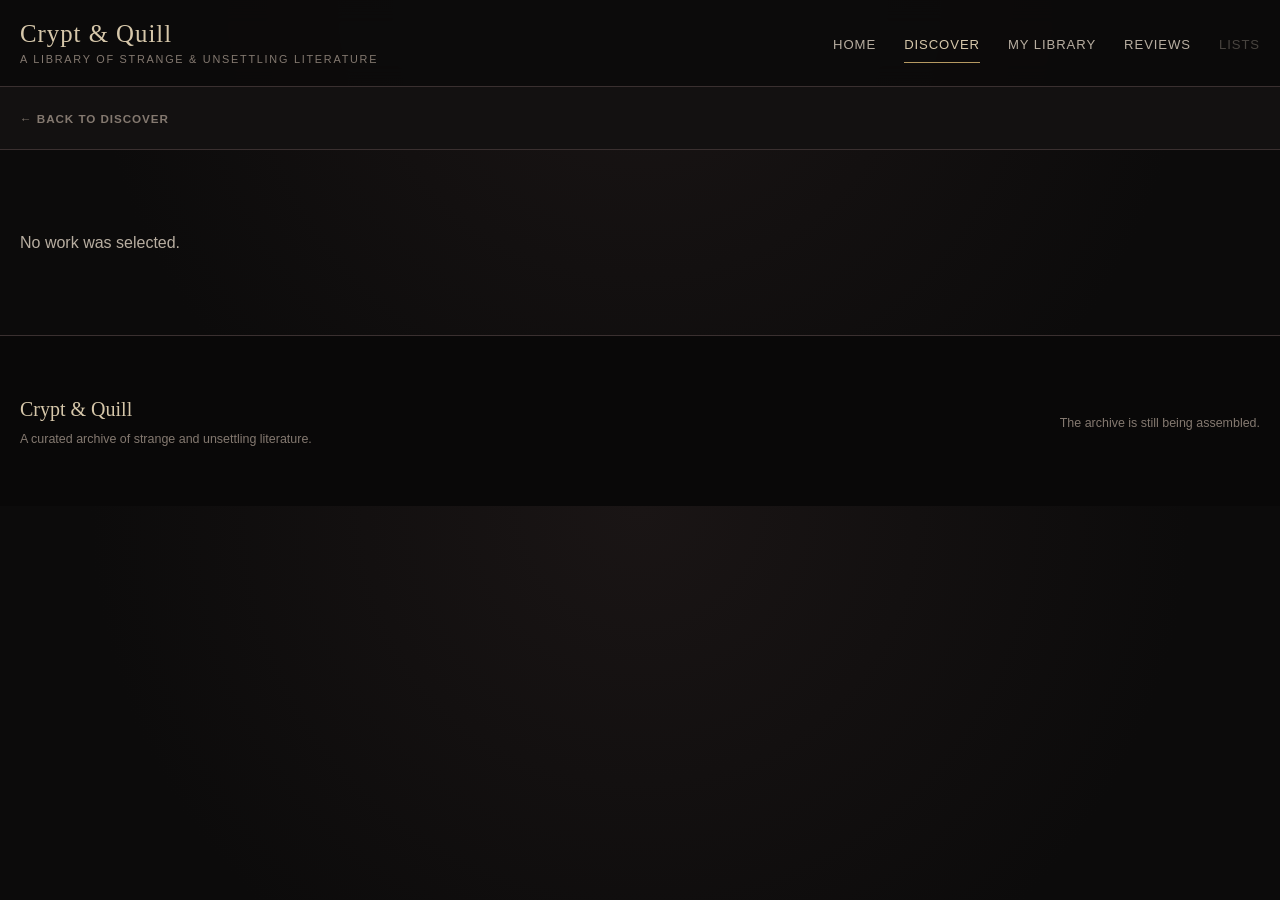
<file: work-details.html>
<!DOCTYPE html>
<html lang="en">

<head>

    <meta charset="UTF-8">

    <meta
        name="viewport"
        content="width=device-width, initial-scale=1.0"
    >

    <meta
        name="description"
        content="Explore a work in the Crypt & Quill archive."
    >

    <title>Work Details | Crypt & Quill</title>

    <link
        rel="stylesheet"
        href="assets/css/styles.css"
    >

    <link
        rel="stylesheet"
        href="assets/css/work-details-rail-fix.css"
    >

</head>


<body>

    <!-- ========================================
         SITE HEADER
         ======================================== -->

    <header class="site-header">

        <div class="site-header-inner">

            <a
                class="site-brand"
                href="index.html"
            >

                <span class="brand-name">
                    Crypt &amp; Quill
                </span>

                <span class="brand-tagline">
                    A Library of Strange &amp; Unsettling Literature
                </span>

            </a>


            <nav
                class="main-navigation"
                aria-label="Main navigation"
            >

                <a
                    class="nav-link"
                    href="index.html"
                >
                    Home
                </a>

                <a
                    class="nav-link active"
                    href="discover.html"
                >
                    Discover
                </a>

                <a
                    class="nav-link"
                    href="my-library.html"
                >
                    My Library
                </a>

<a
    class="nav-link"
    href="reviews.html"
>
    Reviews
</a>

                <span class="nav-link nav-link-disabled">
                    Lists
                </span>

            </nav>

        </div>

    </header>



    <!-- ========================================
         MAIN
         ======================================== -->

    <main>


        <!-- BREADCRUMB -->

        <section class="work-details-breadcrumb">

            <div class="work-details-breadcrumb-inner">

                <a href="discover.html">
                    ← Back to Discover
                </a>

            </div>

        </section>



        <!-- LOADING / ERROR STATUS -->

        <div
            class="work-details-status"
            id="work-details-status"
            aria-live="polite"
        >
            Opening the archive...
        </div>



        <!-- WORK DETAILS -->

        <article
            class="work-details-page"
            id="work-details-page"
            hidden
        >

            <div class="work-details-inner">


                <div class="work-details-archive-rail">

                <!-- COVER -->

                <div class="work-details-cover-column">

                    <div
                        class="work-details-cover"
                        id="work-details-cover"
                    >
                    </div>


                    <a
                        class="open-library-link"
                        id="open-library-link"
                        href="#"
                        target="_blank"
                        rel="noopener noreferrer"
                        hidden
                    >
                        View record on Open Library ↗
                    </a>

                </div>



                    <!-- CRYPT & QUILL CLASSIFICATION -->

                    <section
                        class="details-section classification-section"
                        id="classification-section"
                    >

                        <p class="details-section-kicker">
                            Crypt &amp; Quill Classification
                        </p>

                        <h2>
                            Within the Archive
                        </h2>


                        <div
                            class="details-tag-groups"
                            id="details-tag-groups"
                        >
                        </div>

                    </section>


                    <!-- REPRESENTATIVE EDITION -->

                    <section
                        class="details-section edition-section"
                        id="edition-section"
                        hidden
                    >

                        <p class="details-section-kicker">
                            External Bibliographic Metadata
                        </p>

                        <h2>
                            Representative Edition
                        </h2>

                        <dl
                            class="edition-metadata"
                            id="edition-metadata"
                        >
                        </dl>

                        <p class="external-metadata-note">
                            Edition details describe one Open Library edition
                            and are separate from the original work record above.
                        </p>

                    </section>



                </div>


                <div class="work-details-main-column">


                    <!-- PRIMARY WORK INFORMATION -->

                    <div class="work-details-header">


                        <p
                            class="work-details-source"
                            id="work-details-source"
                        >
                        </p>


                        <h1
                            id="work-details-title"
                        >
                        </h1>


                        <p
                            class="work-details-author"
                            id="work-details-author"
                        >
                        </p>



                        <!-- METADATA -->

                        <dl class="work-metadata">

                            <div class="work-metadata-item">

                                <dt>
                                    First Published
                                </dt>

                                <dd id="work-details-year">
                                    —
                                </dd>

                            </div>


                            <div class="work-metadata-item">

                                <dt>
                                    Work Type
                                </dt>

                                <dd id="work-details-type">
                                    —
                                </dd>

                            </div>

                        </dl>

                    </div>



                    <!-- DESCRIPTION -->

                    <section class="details-section description-section">

                        <p class="details-section-kicker">
                            About the Work
                        </p>

                        <h2>
                            Description
                        </h2>


                        <div
                            class="work-description"
                            id="work-description"
                        >
                        </div>

                    </section>



                    <!-- PERSONAL LIBRARY -->

                    <section class="details-section personal-library-section">

                        <p class="details-section-kicker">
                            Personal Archive
                        </p>

                        <h2>
                            My Library
                        </h2>


                        <div class="details-actions">

                            <button
                                class="details-action-button"
                                type="button"
                                data-reading-status="want-to-read"
                                aria-pressed="false"
                            >
                                Want to Read
                            </button>


                            <button
                                class="details-action-button"
                                type="button"
                                data-reading-status="currently-reading"
                                aria-pressed="false"
                            >
                                Currently Reading
                            </button>


                            <button
                                class="details-action-button"
                                type="button"
                                data-reading-status="read"
                                aria-pressed="false"
                            >
                                Read
                            </button>


                            <button
                                class="details-action-button"
                                type="button"
                                data-reading-status="dnf"
                                aria-pressed="false"
                            >
                                Did Not Finish
                            </button>


                            <button
                                class="details-action-button"
                                id="favorite-button"
                                type="button"
                                aria-pressed="false"
                            >
                                Favorite
                            </button>

                        </div>


                        <p
                            class="details-library-status"
                            id="library-status-message"
                            aria-live="polite"
                        >
                            This work has not been added to your personal library.
                        </p>


                        <form
                            class="reading-dates-form"
                            id="reading-dates-form"
                        >

                            <fieldset>

                                <legend>
                                    Reading Dates
                                </legend>

                                <p class="reading-dates-help">
                                    Optional. Use YYYY, YYYY-MM, or YYYY-MM-DD.
                                </p>

                                <div class="reading-date-fields">

                                    <div class="reading-date-field">
                                        <label>
                                            <span>Date Started</span>
                                            <input
                                                type="text"
                                                placeholder="YYYY, YYYY-MM, or YYYY-MM-DD"
                                                pattern="\d{4}(-\d{2}(-\d{2})?)?"
                                                data-reading-date="dateStarted"
                                            >
                                        </label>
                                        <div class="reading-date-actions">
                                            <button type="button" aria-label="Set Date Started to today" data-reading-date-action="today" data-reading-date-target="dateStarted">Today</button>
                                            <button type="button" aria-label="Clear Date Started" data-reading-date-action="clear" data-reading-date-target="dateStarted">Clear</button>
                                        </div>
                                    </div>

                                    <div class="reading-date-field">
                                        <label>
                                            <span>Date Finished</span>
                                            <input
                                                type="text"
                                                placeholder="YYYY, YYYY-MM, or YYYY-MM-DD"
                                                pattern="\d{4}(-\d{2}(-\d{2})?)?"
                                                data-reading-date="dateFinished"
                                            >
                                        </label>
                                        <div class="reading-date-actions">
                                            <button type="button" aria-label="Set Date Finished to today" data-reading-date-action="today" data-reading-date-target="dateFinished">Today</button>
                                            <button type="button" aria-label="Clear Date Finished" data-reading-date-action="clear" data-reading-date-target="dateFinished">Clear</button>
                                        </div>
                                    </div>

                                    <div class="reading-date-field">
                                        <label>
                                            <span>DNF / Abandoned Date</span>
                                            <input
                                                type="text"
                                                placeholder="YYYY, YYYY-MM, or YYYY-MM-DD"
                                                pattern="\d{4}(-\d{2}(-\d{2})?)?"
                                                data-reading-date="dateAbandoned"
                                            >
                                        </label>
                                        <div class="reading-date-actions">
                                            <button type="button" aria-label="Set DNF date to today" data-reading-date-action="today" data-reading-date-target="dateAbandoned">Today</button>
                                            <button type="button" aria-label="Clear DNF date" data-reading-date-action="clear" data-reading-date-target="dateAbandoned">Clear</button>
                                        </div>
                                    </div>

                                </div>

                            </fieldset>

                            <div class="reading-dates-footer">

                                <p
                                    class="reading-dates-message"
                                    id="reading-dates-message"
                                    aria-live="polite"
                                >
                                    Reading dates are optional.
                                </p>

                                <button
                                    class="button button-secondary reading-dates-save"
                                    type="submit"
                                >
                                    Save Reading Dates
                                </button>

                            </div>

                        </form>

                    </section>
                    <!-- MY RATING -->

<section class="details-section rating-section">

    <p class="details-section-kicker">
        Personal Archive
    </p>


    <div class="rating-section-heading">

        <div>

            <h2>
                My Rating
            </h2>

            <p class="rating-instructions">
                Rate any or all categories. Unrated categories
                are not included in the overall score.
            </p>

        </div>


        <div class="overall-rating-display">

            <span
                class="overall-rating-score"
                id="overall-rating-score"
            >
                — / 5
            </span>

            <span
                class="overall-rating-note"
                id="overall-rating-note"
            >
                Rate one or more categories to calculate your overall score.
            </span>

        </div>

    </div>


    <div
        class="category-ratings"
        id="category-ratings"
    >
    </div>

</section>

                    <!-- MY REVIEW -->

<section class="details-section review-section">

    <p class="details-section-kicker">
        Personal Archive
    </p>

    <h2>
        My Review
    </h2>

    <p class="review-instructions">
        Record your thoughts, impressions, favorite elements,
        or anything else you want to remember about this work.
    </p>


    <label
        class="visually-hidden"
        for="review-text"
    >
        My Review
    </label>


    <textarea
        class="review-textarea"
        id="review-text"
        maxlength="8000"
        placeholder="Write your review..."
    ></textarea>


    <div class="review-footer">

        <div>

            <p
                class="review-status-message"
                id="review-status-message"
                aria-live="polite"
            >
                Write a review for this work.
            </p>

            <p
                class="review-character-count"
                id="review-character-count"
            >
                0 characters
            </p>

        </div>


        <div class="review-actions">

            <button
                class="review-delete-button"
                id="delete-review-button"
                type="button"
                hidden
            >
                Delete Review
            </button>

            <button
                class="button button-primary"
                id="save-review-button"
                type="button"
            >
                Save Review
            </button>

        </div>

    </div>

</section>

                </div>

            </div>



            <!-- RELATIONSHIPS -->

            <section
                class="details-wide-section"
                id="relationships-section"
                hidden
            >

                <div class="details-wide-inner">

                    <p class="details-section-kicker">
                        Connections
                    </p>

                    <h2>
                        Related Works
                    </h2>


                    <div
                        class="relationship-grid"
                        id="relationship-grid"
                    >
                    </div>

                </div>

            </section>



            <!-- OPEN LIBRARY SUBJECTS -->

            <section
                class="details-wide-section details-subject-section"
                id="subjects-section"
                hidden
            >

                <div class="details-wide-inner">

                    <p class="details-section-kicker">
                        External Metadata
                    </p>

                    <h2>
                        Open Library Subjects
                    </h2>


                    <div
                        class="details-subject-list"
                        id="details-subject-list"
                    >
                    </div>


                    <p class="external-metadata-note">
                        These subjects come from Open Library and are kept
                        separate from Crypt &amp; Quill's curated taxonomy.
                    </p>

                </div>

            </section>

        </article>

    </main>



    <!-- ========================================
         FOOTER
         ======================================== -->

    <footer class="site-footer">

        <div class="site-footer-inner">

            <div>

                <p class="footer-brand">
                    Crypt &amp; Quill
                </p>

                <p class="footer-description">
                    A curated archive of strange and unsettling literature.
                </p>

            </div>


            <p class="footer-note">
                The archive is still being assembled.
            </p>

        </div>

    </footer>



    <!-- ========================================
         SCRIPTS
         ======================================== -->

    <script src="assets/js/common.js"></script>

    <script src="assets/js/catalog.js"></script>

    <script src="assets/js/openlibrary-api.js"></script>

    <script src="assets/js/storage.js"></script>

    <script src="assets/js/work-details.js"></script>

</body>

</html>
</file>
<file: assets/css/styles.css>
/* ========================================
   Crypt & Quill
   Main Stylesheet
   ======================================== */


/* ========================================
   VARIABLES
   ======================================== */

:root {

    --background: #0c0b0b;
    --background-soft: #131111;
    --background-raised: #191515;

    --surface: #211b1b;
    --surface-hover: #292020;

    --border: #3a3030;
    --border-light: #514242;

    --text: #e7dfd2;
    --text-soft: #b8aea1;
    --text-muted: #847970;

    --burgundy: #6f2028;
    --burgundy-light: #91313c;

    --gold: #b69a62;
    --gold-soft: #8f794e;

    --parchment: #d6c7aa;

    --max-width: 1240px;

    --transition: 180ms ease;
}


/* ========================================
   RESET
   ======================================== */

* {
    box-sizing: border-box;
}


html {
    scroll-behavior: smooth;
}


body {

    margin: 0;

    background:
        radial-gradient(
            circle at top,
            #1a1515 0,
            var(--background) 550px
        );

    background-color: var(--background);

    color: var(--text);

    font-family:
        Georgia,
        "Times New Roman",
        serif;

    line-height: 1.6;
}


a {
    color: inherit;
    text-decoration: none;
}


button,
input,
select,
textarea {
    font: inherit;
}


button {
    cursor: pointer;
}


img {
    max-width: 100%;
    display: block;
}


.visually-hidden {

    position: absolute;

    width: 1px;
    height: 1px;

    padding: 0;
    margin: -1px;

    overflow: hidden;

    clip: rect(0, 0, 0, 0);

    white-space: nowrap;

    border: 0;
}


/* ========================================
   HEADER
   ======================================== */

.site-header {

    position: sticky;

    top: 0;

    z-index: 100;

    background: rgba(12, 11, 11, 0.94);

    border-bottom: 1px solid var(--border);

    backdrop-filter: blur(12px);
}


.site-header-inner {

    width: min(
        calc(100% - 40px),
        var(--max-width)
    );

    min-height: 86px;

    margin: 0 auto;

    display: flex;

    align-items: center;
    justify-content: space-between;

    gap: 40px;
}


/* BRAND */

.site-brand {

    display: flex;

    flex-direction: column;

    line-height: 1.1;
}


.brand-name {

    color: var(--parchment);

    font-size: 1.55rem;

    letter-spacing: 0.04em;
}


.brand-tagline {

    margin-top: 7px;

    color: var(--text-muted);

    font-family:
        Arial,
        Helvetica,
        sans-serif;

    font-size: 0.68rem;

    letter-spacing: 0.16em;

    text-transform: uppercase;
}


/* NAV */

.main-navigation {

    display: flex;

    align-items: center;

    gap: 28px;

    font-family:
        Arial,
        Helvetica,
        sans-serif;

    font-size: 0.82rem;

    letter-spacing: 0.07em;

    text-transform: uppercase;
}


.nav-link {

    position: relative;

    padding: 31px 0 28px;

    color: var(--text-soft);

    transition:
        color var(--transition);
}


.nav-link:hover {
    color: var(--parchment);
}


.nav-link.active {
    color: var(--parchment);
}


.nav-link.active::after {

    content: "";

    position: absolute;

    left: 0;
    right: 0;
    bottom: 20px;

    height: 1px;

    background: var(--gold);
}


.nav-link-disabled {

    cursor: default;

    opacity: 0.35;
}


/* ========================================
   HERO
   ======================================== */

.hero {

    position: relative;

    min-height: 620px;

    display: flex;

    align-items: center;

    overflow: hidden;

    border-bottom: 1px solid var(--border);
}


.hero::before {

    content: "";

    position: absolute;

    inset: 0;

    background:

        radial-gradient(
            circle at 80% 40%,
            rgba(111, 32, 40, 0.15),
            transparent 35%
        ),

        radial-gradient(
            circle at 20% 10%,
            rgba(182, 154, 98, 0.06),
            transparent 30%
        );

    pointer-events: none;
}


.hero-overlay {

    position: absolute;

    inset: 0;

    background:
        linear-gradient(
            90deg,
            rgba(12, 11, 11, 0.15),
            rgba(12, 11, 11, 0.6)
        );
}


.hero-content {

    position: relative;

    z-index: 2;

    width: min(
        calc(100% - 40px),
        var(--max-width)
    );

    margin: 0 auto;

    padding: 100px 0;
}


.eyebrow,
.section-kicker {

    margin: 0 0 14px;

    color: var(--gold);

    font-family:
        Arial,
        Helvetica,
        sans-serif;

    font-size: 0.72rem;

    font-weight: 700;

    letter-spacing: 0.22em;

    text-transform: uppercase;
}


.hero h1 {

    max-width: 820px;

    margin: 0;

    color: var(--parchment);

    font-size: clamp(
        3rem,
        7vw,
        6.3rem
    );

    font-weight: 400;

    line-height: 0.98;

    letter-spacing: -0.035em;
}


.hero h1 span {

    display: block;

    color: var(--text-soft);
}


.hero-description {

    max-width: 690px;

    margin: 32px 0 0;

    color: var(--text-soft);

    font-size: 1.1rem;

    line-height: 1.8;
}


.hero-actions {

    margin-top: 38px;

    display: flex;

    gap: 14px;

    flex-wrap: wrap;
}


/* ========================================
   BUTTONS
   ======================================== */

.button {

    min-height: 48px;

    padding: 0 23px;

    display: inline-flex;

    align-items: center;
    justify-content: center;

    border: 1px solid transparent;

    font-family:
        Arial,
        Helvetica,
        sans-serif;

    font-size: 0.78rem;

    font-weight: 700;

    letter-spacing: 0.08em;

    text-transform: uppercase;

    transition:
        background var(--transition),
        border-color var(--transition),
        color var(--transition);
}


.button-primary {

    background: var(--burgundy);

    border-color: var(--burgundy);

    color: #f5ede1;
}


.button-primary:hover {

    background: var(--burgundy-light);

    border-color: var(--burgundy-light);
}


.button-secondary {

    border-color: var(--border-light);

    color: var(--text-soft);
}


.button-secondary:hover {

    border-color: var(--gold-soft);

    color: var(--parchment);
}


/* ========================================
   GENERAL SECTIONS
   ======================================== */

.content-section {

    width: min(
        calc(100% - 40px),
        var(--max-width)
    );

    margin: 0 auto;

    padding: 95px 0;
}


.section-heading {

    margin-bottom: 42px;

    display: flex;

    align-items: end;
    justify-content: space-between;

    gap: 30px;
}


.section-heading h2 {

    margin: 0;

    color: var(--parchment);

    font-size: clamp(
        2rem,
        4vw,
        3.2rem
    );

    font-weight: 400;

    line-height: 1.1;
}


/* ========================================
   FEATURED WORK
   ======================================== */

.featured-work {

    display: grid;

    grid-template-columns:
        minmax(220px, 300px)
        minmax(0, 1fr);

    gap: 58px;

    padding: 45px;

    background:
        linear-gradient(
            135deg,
            rgba(42, 31, 31, 0.9),
            rgba(19, 17, 17, 0.9)
        );

    border: 1px solid var(--border);
}


.featured-cover-placeholder {

    aspect-ratio: 2 / 3;

    display: flex;

    align-items: center;
    justify-content: center;

    background:
        linear-gradient(
            145deg,
            #2c2223,
            #171313
        );

    border: 1px solid var(--border-light);

    box-shadow:
        0 24px 45px rgba(0, 0, 0, 0.35);

    color: var(--text-muted);

    font-family:
        Arial,
        Helvetica,
        sans-serif;

    font-size: 0.7rem;

    letter-spacing: 0.2em;

    text-transform: uppercase;
}


.featured-information {
    align-self: center;
}


.work-type {

    margin: 0 0 10px;

    color: var(--gold);

    font-family:
        Arial,
        Helvetica,
        sans-serif;

    font-size: 0.73rem;

    font-weight: 700;

    letter-spacing: 0.16em;

    text-transform: uppercase;
}


.featured-information h3 {

    margin: 0;

    color: var(--parchment);

    font-size: clamp(
        2.3rem,
        5vw,
        4rem
    );

    font-weight: 400;

    line-height: 1.05;
}


.work-author {

    margin: 13px 0 0;

    color: var(--text-soft);

    font-size: 1.2rem;
}


.work-year {

    margin: 3px 0 0;

    color: var(--text-muted);
}


.tag-list {

    margin-top: 27px;

    display: flex;

    flex-wrap: wrap;

    gap: 8px;
}


.tag {

    padding: 6px 11px;

    border: 1px solid var(--border);

    color: var(--text-soft);

    font-family:
        Arial,
        Helvetica,
        sans-serif;

    font-size: 0.69rem;

    letter-spacing: 0.05em;
}


.featured-description {

    max-width: 720px;

    margin: 27px 0 0;

    color: var(--text-soft);

    line-height: 1.8;
}


.text-link {

    margin-top: 26px;

    padding: 0;

    background: none;

    border: 0;

    color: var(--gold);

    font-family:
        Arial,
        Helvetica,
        sans-serif;

    font-size: 0.78rem;

    font-weight: 700;

    letter-spacing: 0.09em;

    text-transform: uppercase;
}


.text-link:disabled {

    opacity: 0.45;

    cursor: default;
}


/* ========================================
   EXPLORE CARDS
   ======================================== */

.explore-grid {

    display: grid;

    grid-template-columns:
        repeat(4, 1fr);

    gap: 16px;
}


.explore-card {

    min-height: 260px;

    padding: 30px;

    background: var(--background-soft);

    border: 1px solid var(--border);

    transition:
        transform var(--transition),
        background var(--transition),
        border-color var(--transition);
}


.explore-card:hover {

    transform: translateY(-4px);

    background: var(--surface);

    border-color: var(--border-light);
}


.explore-symbol {

    display: block;

    color: var(--gold);

    font-size: 1.8rem;

    line-height: 1;
}


.explore-card h3 {

    margin: 60px 0 12px;

    color: var(--parchment);

    font-size: 1.35rem;

    font-weight: 400;
}


.explore-card p {

    margin: 0;

    color: var(--text-muted);

    font-size: 0.92rem;

    line-height: 1.7;
}


/* ========================================
   SHELF PREVIEW
   ======================================== */

.archive-preview {

    border-top: 1px solid var(--border);
}


.shelf-grid {

    display: grid;

    grid-template-columns:
        repeat(3, 1fr);

    gap: 16px;
}


.shelf-placeholder {

    min-height: 175px;

    padding: 28px;

    background: var(--background-soft);

    border-top: 2px solid var(--burgundy);

    border-right: 1px solid var(--border);
    border-bottom: 1px solid var(--border);
    border-left: 1px solid var(--border);
}


.shelf-label {

    margin: 0 0 13px;

    color: var(--parchment);

    font-size: 1.15rem;
}


.shelf-placeholder p:last-child {

    margin: 0;

    color: var(--text-muted);

    font-size: 0.9rem;
}


/* ========================================
   DISCOVER HERO
   ======================================== */

.discover-hero {

    border-bottom: 1px solid var(--border);

    background:
        radial-gradient(
            circle at 75% 50%,
            rgba(111, 32, 40, 0.13),
            transparent 35%
        );
}


.discover-hero-inner {

    width: min(
        calc(100% - 40px),
        var(--max-width)
    );

    margin: 0 auto;

    padding: 85px 0 75px;
}


.discover-hero h1 {

    margin: 0;

    color: var(--parchment);

    font-size: clamp(
        3rem,
        6vw,
        5.4rem
    );

    font-weight: 400;

    line-height: 1;

    letter-spacing: -0.03em;
}


.discover-intro {

    max-width: 700px;

    margin: 24px 0 0;

    color: var(--text-soft);

    font-size: 1.06rem;

    line-height: 1.8;
}


/* ========================================
   DISCOVER SEARCH + FILTERS
   ======================================== */

.discover-tools {

    border-bottom: 1px solid var(--border);

    background: var(--background-soft);
}


.discover-tools-inner {

    width: min(
        calc(100% - 40px),
        var(--max-width)
    );

    margin: 0 auto;

    padding: 42px 0 48px;
}


.discover-search {

    display: grid;

    grid-template-columns:
        minmax(0, 1fr)
        auto;

    gap: 12px;
}


.discover-search-input {

    width: 100%;

    min-height: 54px;

    padding: 0 18px;

    background: #0d0b0b;

    border: 1px solid var(--border-light);

    outline: none;

    color: var(--text);

    font-family:
        Arial,
        Helvetica,
        sans-serif;

    font-size: 0.95rem;

    transition:
        border-color var(--transition),
        background var(--transition);
}


.discover-search-input::placeholder {
    color: var(--text-muted);
}


.discover-search-input:focus {

    background: #100e0e;

    border-color: var(--gold-soft);
}


.discover-search-button {

    min-width: 135px;

    min-height: 54px;
}


/* FILTER PANEL */

.filter-panel {

    margin-top: 32px;

    padding-top: 30px;

    border-top: 1px solid var(--border);
}


.filter-heading {

    margin-bottom: 22px;

    display: flex;

    align-items: flex-end;
    justify-content: space-between;

    gap: 25px;
}


.filter-label {

    margin: 0 0 3px;

    color: var(--gold);

    font-family:
        Arial,
        Helvetica,
        sans-serif;

    font-size: 0.68rem;

    font-weight: 700;

    letter-spacing: 0.16em;

    text-transform: uppercase;
}


.filter-heading h2 {

    margin: 0;

    color: var(--parchment);

    font-size: 1.55rem;

    font-weight: 400;
}


.clear-filters-button {

    padding: 0;

    background: none;

    border: 0;

    color: var(--text-muted);

    font-family:
        Arial,
        Helvetica,
        sans-serif;

    font-size: 0.72rem;

    font-weight: 700;

    letter-spacing: 0.08em;

    text-transform: uppercase;

    transition:
        color var(--transition);
}


.clear-filters-button:hover {
    color: var(--gold);
}


.filter-grid {

    display: grid;

    grid-template-columns:
        repeat(4, minmax(0, 1fr));

    gap: 14px;
}


.filter-group {

    display: flex;

    flex-direction: column;

    gap: 8px;
}


.filter-group label {

    color: var(--text-muted);

    font-family:
        Arial,
        Helvetica,
        sans-serif;

    font-size: 0.69rem;

    font-weight: 700;

    letter-spacing: 0.09em;

    text-transform: uppercase;
}


.filter-select,
.sort-select {

    width: 100%;

    min-height: 45px;

    padding: 0 38px 0 13px;

    background: #0d0b0b;

    border: 1px solid var(--border);

    outline: none;

    color: var(--text-soft);

    font-family:
        Arial,
        Helvetica,
        sans-serif;

    font-size: 0.82rem;
}


.filter-select:focus,
.sort-select:focus {
    border-color: var(--gold-soft);
}


/* ========================================
   DISCOVER RESULTS
   ======================================== */

.discover-results-section {

    min-height: 600px;
}


.discover-results-inner {

    width: min(
        calc(100% - 40px),
        var(--max-width)
    );

    margin: 0 auto;

    padding: 75px 0 100px;
}


.results-heading {

    margin-bottom: 40px;

    display: flex;

    align-items: flex-end;
    justify-content: space-between;

    gap: 30px;
}


.results-heading h2 {

    margin: 0;

    color: var(--parchment);

    font-size: clamp(
        2.2rem,
        4vw,
        3.4rem
    );

    font-weight: 400;

    line-height: 1.05;
}


.results-controls {

    display: flex;

    align-items: center;

    gap: 16px;
}


.results-count {

    margin: 0;

    color: var(--text-muted);

    font-family:
        Arial,
        Helvetica,
        sans-serif;

    font-size: 0.78rem;

    white-space: nowrap;
}


.sort-select {

    min-width: 150px;
}


/* ========================================
   WORK CARD GRID
   ======================================== */

.work-grid {

    display: grid;

    grid-template-columns:
        repeat(4, minmax(0, 1fr));

    gap: 22px 18px;
}


.work-card {

    min-width: 0;

    background: var(--background-soft);

    border: 1px solid var(--border);

    overflow: hidden;

    transition:
        transform var(--transition),
        background var(--transition),
        border-color var(--transition),
        box-shadow var(--transition);
}


.work-card:hover {

    transform: translateY(-5px);

    background: var(--surface);

    border-color: var(--border-light);

    box-shadow:
        0 20px 35px rgba(0, 0, 0, 0.22);
}


.work-card-cover {

    padding: 20px 20px 0;
}


.cover-placeholder {

    aspect-ratio: 2 / 3;

    display: flex;

    align-items: center;
    justify-content: center;

    background:
        linear-gradient(
            145deg,
            #2c2223,
            #171313
        );

    border: 1px solid var(--border-light);

    color: var(--text-muted);

    font-family:
        Arial,
        Helvetica,
        sans-serif;

    font-size: 0.65rem;

    letter-spacing: 0.2em;

    text-transform: uppercase;
}


.work-card-content {

    padding: 22px 20px 24px;
}


.work-card-type {

    margin: 0 0 8px;

    color: var(--gold);

    font-family:
        Arial,
        Helvetica,
        sans-serif;

    font-size: 0.63rem;

    font-weight: 700;

    letter-spacing: 0.14em;

    text-transform: uppercase;
}


.work-card h3 {

    margin: 0;

    color: var(--parchment);

    font-size: 1.3rem;

    font-weight: 400;

    line-height: 1.25;
}


.work-card-author {

    margin: 9px 0 0;

    color: var(--text-soft);

    font-size: 0.93rem;
}


.work-card-year {

    margin: 2px 0 0;

    color: var(--text-muted);

    font-family:
        Arial,
        Helvetica,
        sans-serif;

    font-size: 0.72rem;
}


.work-card-tags {

    margin-top: 17px;

    display: flex;

    flex-wrap: wrap;

    gap: 6px;
}


.work-card-tags span {

    padding: 4px 7px;

    border: 1px solid var(--border);

    color: var(--text-muted);

    font-family:
        Arial,
        Helvetica,
        sans-serif;

    font-size: 0.61rem;

    letter-spacing: 0.03em;
}


/* ========================================
   DISCOVER STATUS
   ======================================== */

.discover-status {

    margin-bottom: 30px;

    padding: 18px 20px;

    background: var(--background-soft);

    border: 1px solid var(--border);

    color: var(--text-soft);

    font-family:
        Arial,
        Helvetica,
        sans-serif;

    font-size: 0.88rem;
}


/* ========================================
   FOOTER
   ======================================== */

.site-footer {

    border-top: 1px solid var(--border);

    background: #090808;
}


.site-footer-inner {

    width: min(
        calc(100% - 40px),
        var(--max-width)
    );

    min-height: 170px;

    margin: 0 auto;

    display: flex;

    align-items: center;
    justify-content: space-between;

    gap: 40px;
}


.footer-brand {

    margin: 0;

    color: var(--parchment);

    font-size: 1.25rem;
}


.footer-description,
.footer-note {

    margin: 5px 0 0;

    color: var(--text-muted);

    font-family:
        Arial,
        Helvetica,
        sans-serif;

    font-size: 0.78rem;
}


/* ========================================
   RESPONSIVE
   ======================================== */

@media (max-width: 1050px) {

    .work-grid {

        grid-template-columns:
            repeat(3, minmax(0, 1fr));
    }

}



@media (max-width: 950px) {

    .site-header-inner {

        padding: 20px 0;

        align-items: flex-start;

        flex-direction: column;

        gap: 15px;
    }


    .main-navigation {

        width: 100%;

        overflow-x: auto;

        gap: 22px;
    }


    .nav-link {

        padding: 7px 0 11px;

        white-space: nowrap;
    }


    .nav-link.active::after {
        bottom: 3px;
    }


    .featured-work {

        grid-template-columns:
            minmax(180px, 230px)
            minmax(0, 1fr);

        gap: 35px;

        padding: 30px;
    }


    .explore-grid {

        grid-template-columns:
            repeat(2, 1fr);
    }


    .filter-grid {

        grid-template-columns:
            repeat(2, minmax(0, 1fr));
    }

}



@media (max-width: 760px) {

    .work-grid {

        grid-template-columns:
            repeat(2, minmax(0, 1fr));
    }


    .results-heading {

        align-items: flex-start;

        flex-direction: column;
    }


    .results-controls {

        width: 100%;

        justify-content: space-between;
    }

}



@media (max-width: 650px) {

    .hero {
        min-height: 520px;
    }


    .hero-content {
        padding: 70px 0;
    }


    .hero h1 {
        font-size: 3.2rem;
    }


    .featured-work {

        grid-template-columns: 1fr;

        padding: 22px;
    }


    .featured-cover-placeholder {

        width: min(65%, 240px);

        margin: 0 auto;
    }


    .explore-grid,
    .shelf-grid,
    .filter-grid {

        grid-template-columns: 1fr;
    }


    .explore-card {
        min-height: auto;
    }


    .explore-card h3 {
        margin-top: 35px;
    }


    .discover-hero-inner {
        padding: 65px 0 55px;
    }


    .discover-search {
        grid-template-columns: 1fr;
    }


    .discover-search-button {
        width: 100%;
    }


    .filter-heading {

        align-items: flex-start;

        flex-direction: column;
    }


    .results-controls {

        align-items: flex-start;

        flex-direction: column;
    }


    .sort-select {
        width: 100%;
    }


    .site-footer-inner {

        padding: 45px 0;

        flex-direction: column;

        align-items: flex-start;
    }

}



@media (max-width: 480px) {

    .work-grid {
        grid-template-columns: 1fr;
    }


    .work-card-cover {

        width: 75%;

        margin: 0 auto;

        padding-top: 24px;
    }

}

/* ========================================
   REAL BOOK COVERS
   ======================================== */

.work-cover-image {

    width: 100%;

    aspect-ratio: 2 / 3;

    display: block;

    object-fit: cover;

    background:
        linear-gradient(
            145deg,
            #2c2223,
            #171313
        );

    border: 1px solid var(--border-light);
}

/* ========================================
   CLICKABLE WORK CARDS
   ======================================== */

.work-card-clickable {
    cursor: pointer;
}


.work-card-clickable:focus-visible {

    outline: 1px solid var(--gold);

    outline-offset: 4px;
}



/* ========================================
   WORK DETAILS BREADCRUMB
   ======================================== */

.work-details-breadcrumb {

    border-bottom: 1px solid var(--border);

    background: var(--background-soft);
}


.work-details-breadcrumb-inner {

    width: min(
        calc(100% - 40px),
        var(--max-width)
    );

    margin: 0 auto;

    padding: 18px 0;
}


.work-details-breadcrumb a {

    color: var(--text-muted);

    font-family:
        Arial,
        Helvetica,
        sans-serif;

    font-size: 0.73rem;

    font-weight: 700;

    letter-spacing: 0.08em;

    text-transform: uppercase;

    transition:
        color var(--transition);
}


.work-details-breadcrumb a:hover {
    color: var(--gold);
}



/* ========================================
   WORK DETAILS STATUS
   ======================================== */

.work-details-status {

    width: min(
        calc(100% - 40px),
        var(--max-width)
    );

    margin: 0 auto;

    padding: 80px 0;

    color: var(--text-soft);

    font-family:
        Arial,
        Helvetica,
        sans-serif;
}



/* ========================================
   WORK DETAILS MAIN LAYOUT
   ======================================== */

.work-details-inner {

    width: min(
        calc(100% - 40px),
        var(--max-width)
    );

    margin: 0 auto;

    padding: 75px 0 100px;

    display: grid;

    grid-template-columns:
        minmax(250px, 340px)
        minmax(0, 1fr);

    grid-template-areas:
        "cover header"
        "classification description"
        "edition library"
        ". rating"
        ". review";

    column-gap: 70px;
    row-gap: 0;
}


.work-details-cover-column {
    grid-area: cover;
}


.work-details-header {
    grid-area: header;
}


.classification-section {
    grid-area: classification;
}


.description-section {
    grid-area: description;
}


.edition-section {
    grid-area: edition;
}


.personal-library-section {
    grid-area: library;
}


.rating-section {
    grid-area: rating;
}


.review-section {
    grid-area: review;
}



/* ========================================
   DETAILS COVER
   ======================================== */

.work-details-cover {

    width: 100%;
}


.work-details-cover-image,
.work-details-cover-placeholder {

    width: 100%;

    aspect-ratio: 2 / 3;

    border: 1px solid var(--border-light);

    box-shadow:
        0 28px 55px rgba(0, 0, 0, 0.35);
}


.work-details-cover-image {

    display: block;

    object-fit: cover;
}


.work-details-cover-placeholder {

    display: flex;

    align-items: center;
    justify-content: center;

    background:
        linear-gradient(
            145deg,
            #2c2223,
            #171313
        );

    color: var(--text-muted);

    font-family:
        Arial,
        Helvetica,
        sans-serif;

    font-size: 0.72rem;

    letter-spacing: 0.2em;

    text-transform: uppercase;
}


.open-library-link {

    margin-top: 18px;

    display: inline-block;

    color: var(--text-muted);

    font-family:
        Arial,
        Helvetica,
        sans-serif;

    font-size: 0.7rem;

    letter-spacing: 0.06em;

    transition:
        color var(--transition);
}


.open-library-link:hover {
    color: var(--gold);
}



/* ========================================
   DETAILS TITLE
   ======================================== */

.work-details-source {

    margin: 0 0 14px;

    color: var(--gold);

    font-family:
        Arial,
        Helvetica,
        sans-serif;

    font-size: 0.72rem;

    font-weight: 700;

    letter-spacing: 0.18em;

    text-transform: uppercase;
}


.work-details-header h1 {

    max-width: 820px;

    margin: 0;

    color: var(--parchment);

    font-size: clamp(
        3rem,
        6vw,
        5.5rem
    );

    font-weight: 400;

    letter-spacing: -0.03em;

    line-height: 0.98;
}


.work-details-author {

    margin: 22px 0 0;

    color: var(--text-soft);

    font-size: 1.35rem;
}



/* ========================================
   DETAILS METADATA
   ======================================== */

.work-metadata {

    margin: 35px 0 0;

    padding: 22px 0;

    display: flex;

    flex-wrap: wrap;

    gap: 50px;

    border-top: 1px solid var(--border);
    border-bottom: 1px solid var(--border);
}


.work-metadata-item {

    margin: 0;

    min-width: 130px;
}


.work-metadata-item dt {

    margin-bottom: 5px;

    color: var(--text-muted);

    font-family:
        Arial,
        Helvetica,
        sans-serif;

    font-size: 0.66rem;

    font-weight: 700;

    letter-spacing: 0.1em;

    text-transform: uppercase;
}


.work-metadata-item dd {

    margin: 0;

    color: var(--parchment);

    font-size: 1.05rem;
}



/* ========================================
   DETAILS SECTIONS
   ======================================== */

.details-section {

    margin-top: 58px;
}


.classification-section,
.edition-section {
    padding-top: 28px;
    border-top: 1px solid var(--border);
}


.classification-section h2,
.edition-section h2 {
    font-size: 1.55rem;
}


.details-section-kicker {

    margin: 0 0 7px;

    color: var(--gold);

    font-family:
        Arial,
        Helvetica,
        sans-serif;

    font-size: 0.67rem;

    font-weight: 700;

    letter-spacing: 0.17em;

    text-transform: uppercase;
}


.details-section h2,
.details-wide-section h2 {

    margin: 0;

    color: var(--parchment);

    font-size: 1.9rem;

    font-weight: 400;
}



/* ========================================
   CLASSIFICATION
   ======================================== */

.details-tag-groups {

    margin-top: 25px;

    display: grid;

    gap: 22px;
}


.details-tag-label {

    margin: 0 0 8px;

    color: var(--text-muted);

    font-family:
        Arial,
        Helvetica,
        sans-serif;

    font-size: 0.67rem;

    font-weight: 700;

    letter-spacing: 0.09em;

    text-transform: uppercase;
}


.details-tags {

    display: flex;

    flex-wrap: wrap;

    gap: 8px;
}


.details-tags span,
.details-subject-list span {

    padding: 6px 10px;

    border: 1px solid var(--border);

    color: var(--text-soft);

    font-family:
        Arial,
        Helvetica,
        sans-serif;

    font-size: 0.73rem;
}



/* ========================================
   DESCRIPTION
   ======================================== */

.work-description {

    max-width: 800px;

    margin-top: 22px;

    color: var(--text-soft);

    font-size: 1.02rem;

    line-height: 1.85;
}


.work-description p {
    margin: 0 0 18px;
}


.details-unavailable {
    color: var(--text-muted);
}


/* ========================================
   REPRESENTATIVE EDITION
   ======================================== */

.edition-metadata {
    margin: 24px 0 0;
    display: grid;
    grid-template-columns: repeat(2, minmax(0, 1fr));
    border-top: 1px solid var(--border);
    border-left: 1px solid var(--border);
}


.edition-section .edition-metadata {
    grid-template-columns: 1fr;
}


.edition-metadata-item {
    margin: 0;
    padding: 17px 19px;
    border-right: 1px solid var(--border);
    border-bottom: 1px solid var(--border);
}


.edition-metadata-item dt {
    margin-bottom: 6px;
    color: var(--text-muted);
    font-family: Arial, Helvetica, sans-serif;
    font-size: 0.65rem;
    font-weight: 700;
    letter-spacing: 0.1em;
    text-transform: uppercase;
}


.edition-metadata-item dd {
    margin: 0;
    overflow-wrap: anywhere;
    color: var(--parchment);
}


.edition-metadata-item a {
    color: var(--parchment);
}


.edition-metadata-item a:hover {
    color: var(--gold);
}



/* ========================================
   PERSONAL DETAILS ACTIONS
   ======================================== */

.details-actions {

    margin-top: 22px;

    display: flex;

    flex-wrap: wrap;

    gap: 9px;
}


.details-action-button {

    min-height: 43px;

    padding: 0 15px;

    background: transparent;

    border: 1px solid var(--border);

    color: var(--text-muted);

    font-family:
        Arial,
        Helvetica,
        sans-serif;

    font-size: 0.7rem;

    font-weight: 700;

    letter-spacing: 0.06em;

    text-transform: uppercase;
}


.details-action-button:disabled {
    cursor: default;
    opacity: 0.5;
}


.details-coming-soon {

    margin: 13px 0 0;

    color: var(--text-muted);

    font-family:
        Arial,
        Helvetica,
        sans-serif;

    font-size: 0.75rem;
}



/* ========================================
   WIDE DETAILS SECTIONS
   ======================================== */

.details-wide-section {

    border-top: 1px solid var(--border);
}


.details-wide-inner {

    width: min(
        calc(100% - 40px),
        var(--max-width)
    );

    margin: 0 auto;

    padding: 70px 0;
}



/* ========================================
   RELATIONSHIPS
   ======================================== */

.relationship-grid {

    margin-top: 30px;

    display: grid;

    grid-template-columns:
        repeat(3, minmax(0, 1fr));

    gap: 16px;
}


.relationship-card {

    min-height: 175px;

    padding: 25px;

    background: var(--background-soft);

    border-top: 2px solid var(--burgundy);

    border-right: 1px solid var(--border);
    border-bottom: 1px solid var(--border);
    border-left: 1px solid var(--border);
}


.relationship-type {

    margin: 0 0 30px;

    color: var(--gold);

    font-family:
        Arial,
        Helvetica,
        sans-serif;

    font-size: 0.66rem;

    font-weight: 700;

    letter-spacing: 0.12em;

    text-transform: uppercase;
}


.relationship-card h3 {

    margin: 0;

    color: var(--parchment);

    font-size: 1.25rem;

    font-weight: 400;
}


.relationship-author {

    margin: 7px 0 0;

    color: var(--text-soft);
}


.relationship-year {

    margin: 2px 0 0;

    color: var(--text-muted);

    font-family:
        Arial,
        Helvetica,
        sans-serif;

    font-size: 0.76rem;
}



/* ========================================
   OPEN LIBRARY SUBJECTS
   ======================================== */

.details-subject-section {
    background: var(--background-soft);
}


.details-subject-list {

    margin-top: 27px;

    display: flex;

    flex-wrap: wrap;

    gap: 8px;
}


.external-metadata-note {

    max-width: 650px;

    margin: 22px 0 0;

    color: var(--text-muted);

    font-family:
        Arial,
        Helvetica,
        sans-serif;

    font-size: 0.75rem;

    line-height: 1.6;
}



/* ========================================
   WORK DETAILS RESPONSIVE
   ======================================== */

@media (max-width: 850px) {

    .work-details-inner {

        grid-template-columns:
            minmax(190px, 250px)
            minmax(0, 1fr);

        column-gap: 40px;
    }


    .relationship-grid {

        grid-template-columns:
            repeat(2, minmax(0, 1fr));
    }

}



@media (max-width: 650px) {

    .work-details-inner {

        grid-template-columns: 1fr;

        grid-template-areas:
            "cover"
            "header"
            "classification"
            "description"
            "edition"
            "library"
            "rating"
            "review";

        padding-top: 45px;
    }


    .work-details-cover-column {

        width: min(
            70%,
            260px
        );

        margin: 0 auto;
    }


    .work-details-header h1 {
        font-size: 3.2rem;
    }


    .relationship-grid {
        grid-template-columns: 1fr;
    }


    .edition-metadata {
        grid-template-columns: 1fr;
    }

}

/* ========================================
   PERSONAL LIBRARY ACTIVE STATES
   ======================================== */

.details-action-button {

    cursor: pointer;

    transition:
        background var(--transition),
        border-color var(--transition),
        color var(--transition);
}


.details-action-button:hover {

    border-color: var(--gold-soft);

    color: var(--parchment);
}


.details-action-button.active {

    background: var(--burgundy);

    border-color: var(--burgundy-light);

    color: #f5ede1;
}


.details-action-button.active:hover {

    background: var(--burgundy-light);
}


.details-library-status {

    margin: 14px 0 0;

    color: var(--text-muted);

    font-family:
        Arial,
        Helvetica,
        sans-serif;

    font-size: 0.76rem;
}


.reading-dates-form {

    margin-top: 25px;

    padding-top: 24px;

    border-top: 1px solid var(--border);
}


.reading-dates-form fieldset {

    margin: 0;

    padding: 0;

    border: 0;
}


.reading-dates-form legend {

    color: var(--parchment);

    font-size: 1.1rem;
}


.reading-dates-help,
.reading-dates-message {

    color: var(--text-muted);

    font-family: Arial, Helvetica, sans-serif;

    font-size: 0.75rem;
}


.reading-dates-help {
    margin: 8px 0 16px;
}


.reading-date-fields {

    display: grid;

    grid-template-columns: repeat(3, minmax(0, 1fr));

    gap: 12px;
}


.reading-date-field,
.reading-date-fields label {

    display: grid;

    gap: 7px;

    color: var(--text-soft);

    font-family: Arial, Helvetica, sans-serif;

    font-size: 0.7rem;

    font-weight: 700;

    letter-spacing: 0.05em;

    text-transform: uppercase;
}


.reading-date-actions {
    display: flex;
    gap: 6px;
}


.reading-date-actions button {
    padding: 4px 8px;
    color: var(--text-muted);
    font: 700 0.65rem Arial, Helvetica, sans-serif;
    letter-spacing: 0.04em;
    background: transparent;
    border: 1px solid var(--border);
    cursor: pointer;
}


.reading-date-actions button:hover,
.reading-date-actions button:focus-visible {
    color: var(--gold);
    border-color: var(--gold-soft);
}


.reading-dates-save.button {
    color: var(--parchment);
    background: #351b20;
    border-color: var(--gold-soft);
}


.reading-dates-save.button:hover,
.reading-dates-save.button:focus-visible {
    color: var(--gold);
    background: #4a222a;
    border-color: var(--gold);
}


.reading-date-fields input {

    min-width: 0;

    min-height: 42px;

    padding: 8px 10px;

    color: var(--parchment);

    color-scheme: dark;

    background: var(--background-soft);

    border: 1px solid var(--border);
}


.reading-date-fields input:focus-visible {

    outline: 1px solid var(--gold);

    outline-offset: 2px;
}


.reading-dates-footer {

    margin-top: 16px;

    display: flex;

    align-items: center;

    justify-content: space-between;

    gap: 20px;
}


.reading-dates-message {
    margin: 0;
}


@media (max-width: 650px) {

    .reading-date-fields {
        grid-template-columns: 1fr;
    }


    .reading-dates-footer {
        align-items: stretch;
        flex-direction: column;
    }
}

/* ========================================
   MY LIBRARY HERO
   ======================================== */

.library-hero {

    border-bottom: 1px solid var(--border);

    background:
        radial-gradient(
            circle at 75% 40%,
            rgba(111, 32, 40, 0.13),
            transparent 35%
        );
}


.library-hero-inner {

    width: min(
        calc(100% - 40px),
        var(--max-width)
    );

    margin: 0 auto;

    padding: 85px 0 70px;
}


.library-hero h1 {

    margin: 0;

    color: var(--parchment);

    font-size: clamp(
        3rem,
        6vw,
        5.4rem
    );

    font-weight: 400;

    line-height: 1;

    letter-spacing: -0.03em;
}


.library-hero-description {

    max-width: 690px;

    margin: 24px 0 0;

    color: var(--text-soft);

    font-size: 1.05rem;

    line-height: 1.8;
}



/* ========================================
   MY LIBRARY CONTROLS
   ======================================== */

.library-controls-section {

    background: var(--background-soft);

    border-bottom: 1px solid var(--border);
}


.library-controls-inner {

    width: min(
        calc(100% - 40px),
        var(--max-width)
    );

    margin: 0 auto;

    padding: 28px 0;

    display: grid;

    grid-template-columns: auto minmax(0, 1fr) auto;
    align-items: end;

    gap: 24px;
}


.library-card-controls {

    display: contents;
}


.library-card-controls[hidden],
.reading-calendar-event[hidden] {
    display: none;
}


.library-view-switch {

    display: inline-flex;

    padding: 3px;

    background: var(--background);

    border: 1px solid var(--border-light);
}


.library-view-control,
.library-filter-control {
    min-width: 0;
}


.library-view-control {
    grid-column: 1;
    grid-row: 1;
}


.library-control-label {
    margin: 0 0 8px;

    color: var(--gold-soft);

    font-family: Arial, Helvetica, sans-serif;
    font-size: 0.64rem;
    font-weight: 700;

    letter-spacing: 0.12em;
    text-transform: uppercase;
}


.library-view-button {

    min-height: 34px;

    padding: 0 13px;

    background: transparent;

    border: 0;

    color: var(--text-muted);

    font-family: Arial, Helvetica, sans-serif;

    font-size: 0.66rem;
    font-weight: 700;

    letter-spacing: 0.08em;

    text-transform: uppercase;
}


.library-view-button:hover,
.library-view-button:focus-visible {
    color: var(--parchment);
}


.library-view-button:focus-visible,
.reading-calendar-navigation button:focus-visible,
.reading-calendar-event:focus-visible,
.reading-calendar-overflow:focus-visible {
    outline: 1px solid var(--gold);
    outline-offset: 3px;
}


.library-view-button.active {
    background: var(--burgundy);
    color: #f5ede1;
}


.library-filter-group {

    display: flex;

    flex-wrap: nowrap;

    gap: 7px;
}


.library-filter-control {
    grid-column: 1 / -1;
    grid-row: 2;
    justify-self: stretch;
    text-align: left;
}


.library-filter-button {

    min-height: 36px;

    padding: 0 12px;

    background: transparent;

    border: 1px solid var(--border);

    color: var(--text-muted);

    font-family:
        Arial,
        Helvetica,
        sans-serif;

    font-size: 0.66rem;

    font-weight: 700;

    letter-spacing: 0.06em;

    text-transform: uppercase;

    cursor: pointer;

    transition:
        background var(--transition),
        border-color var(--transition),
        color var(--transition);
}


.library-filter-button:hover {

    border-color: var(--gold-soft);

    color: var(--parchment);
}


.library-filter-button:focus-visible {
    outline: 1px solid var(--gold);
    outline-offset: 3px;
}


.library-filter-button.active {

    background: var(--burgundy);

    border-color: var(--burgundy-light);

    color: #f5ede1;
}


.library-sort-group {

    min-width: 190px;

    display: flex;

    align-items: center;

    gap: 10px;

    grid-column: 3;
    grid-row: 1;
    justify-self: end;
}


.library-sort-group label {

    color: var(--text-muted);

    font-family:
        Arial,
        Helvetica,
        sans-serif;

    font-size: 0.68rem;

    font-weight: 700;

    letter-spacing: 0.08em;

    text-transform: uppercase;
}



/* ========================================
   MY LIBRARY RESULTS
   ======================================== */

.library-results-section {

    min-height: 600px;
}


.library-results-inner {

    width: min(
        calc(100% - 40px),
        var(--max-width)
    );

    margin: 0 auto;

    padding: 75px 0 100px;
}


.library-results-heading {

    margin-bottom: 40px;

    display: flex;

    align-items: flex-end;
    justify-content: space-between;

    gap: 30px;
}


.library-results-heading h2 {

    margin: 0;

    color: var(--parchment);

    font-size: clamp(
        2.2rem,
        4vw,
        3.4rem
    );

    font-weight: 400;

    line-height: 1.05;
}


.library-results-count {

    margin: 0;

    color: var(--text-muted);

    font-family:
        Arial,
        Helvetica,
        sans-serif;

    font-size: 0.78rem;
}



/* ========================================
   MY LIBRARY GRID
   ======================================== */

.library-work-grid {

    display: grid;

    grid-template-columns:
        repeat(3, minmax(0, 1fr));

    gap: 16px;
}


.library-work-card {

    position: relative;

    min-height: 260px;

    padding: 27px;

    background:
        linear-gradient(
            145deg,
            rgba(33, 27, 27, 0.85),
            rgba(19, 17, 17, 0.95)
        );

    border: 1px solid var(--border);

    transition:
        transform var(--transition),
        background var(--transition),
        border-color var(--transition),
        box-shadow var(--transition);
}


.library-work-card-clickable {
    cursor: pointer;
}


.library-work-card-clickable:hover {

    transform: translateY(-4px);

    background: var(--surface);

    border-color: var(--border-light);

    box-shadow:
        0 20px 35px rgba(0, 0, 0, 0.2);
}


.library-work-card-clickable:focus-visible {

    outline: 1px solid var(--gold);

    outline-offset: 4px;
}



/* ========================================
   MY LIBRARY CARD CONTENT
   ======================================== */

.library-card-label-row {

    min-height: 26px;

    display: flex;

    justify-content: space-between;

    gap: 15px;
}


.library-card-status {

    color: var(--gold);

    font-family:
        Arial,
        Helvetica,
        sans-serif;

    font-size: 0.65rem;

    font-weight: 700;

    letter-spacing: 0.11em;

    text-transform: uppercase;
}


.library-card-favorite {

    color: var(--burgundy-light);

    font-family:
        Arial,
        Helvetica,
        sans-serif;

    font-size: 0.65rem;

    font-weight: 700;

    letter-spacing: 0.05em;

    text-transform: uppercase;
}


.library-work-card h3 {

    margin: 38px 0 0;

    color: var(--parchment);

    font-size: 1.65rem;

    font-weight: 400;

    line-height: 1.15;
}


.library-card-author {

    margin: 10px 0 0;

    color: var(--text-soft);

    font-size: 0.95rem;
}


.library-card-metadata {

    margin-top: 18px;

    display: flex;

    flex-wrap: wrap;

    gap: 8px;
}


.library-card-metadata span {

    padding: 5px 8px;

    border: 1px solid var(--border);

    color: var(--text-muted);

    font-family:
        Arial,
        Helvetica,
        sans-serif;

    font-size: 0.67rem;
}


.library-card-source {

    position: absolute;

    left: 27px;
    bottom: 23px;

    margin: 0;

    color: var(--text-muted);

    font-family:
        Arial,
        Helvetica,
        sans-serif;

    font-size: 0.64rem;

    letter-spacing: 0.07em;

    text-transform: uppercase;
}


.library-card-reading-dates {

    margin: 15px 0 35px;

    color: var(--text-muted);

    font-family: Arial, Helvetica, sans-serif;

    font-size: 0.68rem;

    line-height: 1.6;
}



/* ========================================
   MY LIBRARY EMPTY STATE
   ======================================== */

.library-empty-state {

    max-width: 700px;

    margin: 25px auto;

    padding: 70px 40px;

    text-align: center;

    background: var(--background-soft);

    border: 1px solid var(--border);
}


.library-empty-symbol {

    margin: 0;

    color: var(--gold);

    font-size: 2rem;
}


.library-empty-state h3 {

    margin: 25px 0 0;

    color: var(--parchment);

    font-size: 2rem;

    font-weight: 400;
}


.library-empty-state p:not(.library-empty-symbol) {

    max-width: 500px;

    margin: 15px auto 28px;

    color: var(--text-muted);
}


/* ========================================
   READING CALENDAR
   ======================================== */

.reading-calendar-section {
    min-height: 600px;
}


.reading-calendar-inner {
    width: min(calc(100% - 40px), var(--max-width));
    margin: 0 auto;
    padding: 65px 0 100px;
}


.reading-calendar-header {
    margin-bottom: 30px;
    display: flex;
    align-items: flex-end;
    justify-content: space-between;
    gap: 24px;
}


.reading-calendar-header h2 {
    margin: 0;
    color: var(--parchment);
    font-size: clamp(2.2rem, 4vw, 3.4rem);
    font-weight: 400;
    line-height: 1.05;
}


.reading-calendar-navigation {
    display: flex;
    gap: 7px;
}


.reading-calendar-navigation button,
.reading-calendar-overflow {
    padding: 8px 11px;
    background: transparent;
    border: 1px solid var(--border-light);
    color: var(--text-soft);
    font-family: Arial, Helvetica, sans-serif;
    font-size: 0.68rem;
    letter-spacing: 0.04em;
}


.reading-calendar-navigation button:hover,
.reading-calendar-overflow:hover {
    border-color: var(--gold-soft);
    color: var(--parchment);
}


.reading-calendar-scroll {
    overflow-x: auto;
}


.reading-calendar-grid {
    min-width: 820px;
    display: grid;
    grid-template-columns: repeat(7, minmax(0, 1fr));
    border-top: 1px solid var(--border-light);
    border-left: 1px solid var(--border-light);
    background: rgba(12, 11, 11, 0.5);
}


.reading-calendar-weekday {
    padding: 11px;
    border-right: 1px solid var(--border-light);
    border-bottom: 1px solid var(--border-light);
    color: var(--gold);
    font-family: Arial, Helvetica, sans-serif;
    font-size: 0.67rem;
    font-weight: 700;
    letter-spacing: 0.11em;
    text-align: center;
    text-transform: uppercase;
}


.reading-calendar-day {
    min-height: 126px;
    padding: 9px;
    border-right: 1px solid var(--border);
    border-bottom: 1px solid var(--border);
    background: linear-gradient(145deg, rgba(33, 27, 27, 0.66), rgba(19, 17, 17, 0.85));
}


.reading-calendar-day-outside {
    background: rgba(12, 11, 11, 0.35);
}


.reading-calendar-day-number {
    display: block;
    margin-bottom: 6px;
    color: var(--text-muted);
    font-family: Arial, Helvetica, sans-serif;
    font-size: 0.68rem;
}


.reading-calendar-event {
    display: block;
    margin-top: 5px;
    padding: 5px 6px;
    overflow: hidden;
    border-left: 2px solid var(--gold-soft);
    color: var(--text-soft);
    font-family: Arial, Helvetica, sans-serif;
    font-size: 0.66rem;
    line-height: 1.35;
    text-overflow: ellipsis;
}


.reading-calendar-event:hover {
    background: var(--surface-hover);
    color: var(--parchment);
}


.reading-calendar-event-finished {
    background: rgba(111, 32, 40, 0.46);
    border-left-color: var(--gold);
    color: var(--parchment);
    font-weight: 700;
}


.reading-calendar-event-started {
    border-left-color: var(--border-light);
    color: var(--text-muted);
}


.reading-calendar-event-dnf {
    border: 1px dashed var(--burgundy-light);
    border-left-width: 2px;
    color: var(--text-soft);
}


.reading-calendar-overflow {
    width: 100%;
    margin-top: 5px;
    padding: 3px 6px;
    text-align: left;
}


.reading-calendar-approximate {
    margin-top: 28px;
    padding: 24px;
    background: var(--background-soft);
    border: 1px solid var(--border);
}


.reading-calendar-approximate h3 {
    margin: 0 0 14px;
    color: var(--parchment);
    font-size: 1.2rem;
    font-weight: 400;
}


.reading-calendar-approximate ul {
    margin: 0;
    padding: 0;
    display: grid;
    gap: 7px;
    list-style: none;
}


.reading-calendar-approximate .reading-calendar-event {
    display: inline-block;
}


.reading-calendar-year-note {
    margin: 22px 0 0;
    color: var(--text-muted);
    font-size: 0.84rem;
    font-style: italic;
}


/* ========================================
   READING LEDGER
   ======================================== */

.reading-ledger-section {
    min-height: 650px;
    color: #dccfb8;
    background:
        linear-gradient(rgba(22, 13, 13, 0.9), rgba(13, 12, 12, 0.96)),
        repeating-linear-gradient(102deg, rgba(133, 91, 52, 0.08) 0 1px, transparent 1px 9px),
        #241416;
    border-bottom: 1px solid #4f3a2c;
}

.reading-ledger-inner {
    width: min(calc(100% - 40px), var(--max-width));
    margin: 0 auto;
    padding: 64px 0 105px;
}

.reading-ledger-header {
    max-width: 760px;
    margin-bottom: 38px;
    padding-left: 24px;
    border-left: 2px solid #927849;
}

.reading-ledger-title-row {
    display: flex;
    align-items: flex-end;
    justify-content: space-between;
    gap: 24px;
}

.reading-ledger-navigation {
    display: flex;
    overflow: hidden;
    background: #241214;
    border: 1px solid #9b814d;
    border-radius: 3px;
    box-shadow: 0 4px 14px rgba(8, 4, 4, 0.32);
}

#reading-ledger-section .reading-ledger-navigation > button {
    min-height: 34px;
    padding: 6px 10px;
    color: #d8c59e;
    background: #31191b;
    border: 0;
    border-left: 1px solid #9b814d;
    font: 700 0.65rem Arial, Helvetica, sans-serif;
    letter-spacing: 0.05em;
    transition: background-color 140ms ease, color 140ms ease;
}

#reading-ledger-section .reading-ledger-navigation > button:first-child { border-left: 0; }
#reading-ledger-section .reading-ledger-navigation > button:hover:not(:disabled):not([aria-pressed="true"]) {
    color: #f0dfb7;
    background: #492326;
}
#reading-ledger-section .reading-ledger-navigation > button[aria-pressed="true"] {
    color: #2f2119;
    background: #c9b686;
}
#reading-ledger-section .reading-ledger-navigation > button:disabled {
    color: #776957;
    background: #251719;
    cursor: not-allowed;
    opacity: 0.72;
}
#reading-ledger-section .reading-ledger-navigation > button:focus-visible {
    position: relative;
    z-index: 1;
    outline: 2px solid #f0d994;
    outline-offset: -3px;
}

.reading-ledger-label,
.ledger-section-heading p {
    margin: 0 0 8px;
    color: #ad9260;
    font-family: Arial, Helvetica, sans-serif;
    font-size: 0.64rem;
    font-weight: 700;
    letter-spacing: 0.17em;
    text-transform: uppercase;
}

.reading-ledger-header h2 {
    margin: 0;
    color: #eee1c9;
    font-size: clamp(2.7rem, 5vw, 4.5rem);
    font-weight: 400;
    line-height: 1;
}

.reading-ledger-header > p:last-child {
    margin: 17px 0 0;
    color: #b9aa94;
    line-height: 1.7;
}

.reading-ledger-content {
    display: grid;
    gap: 22px;
}

.ledger-section,
.reading-ledger-empty {
    padding: 30px;
    color: #33271f;
    background:
        linear-gradient(90deg, rgba(106, 67, 37, 0.05), transparent 22%, rgba(106, 67, 37, 0.04)),
        #d7c8aa;
    border: 1px solid #806c49;
    box-shadow: inset 0 0 35px rgba(77, 43, 24, 0.09), 0 10px 30px rgba(0, 0, 0, 0.2);
}

.ledger-section-heading {
    margin-bottom: 25px;
    padding-bottom: 15px;
    border-bottom: 1px solid rgba(83, 62, 39, 0.4);
}

.ledger-section-heading p {
    color: #74562f;
}

.ledger-section-heading h3,
.reading-ledger-empty h3 {
    margin: 0;
    color: #34231c;
    font-size: 1.65rem;
    font-weight: 400;
}

.ledger-stat-grid {
    display: grid;
    grid-template-columns: repeat(5, minmax(0, 1fr));
}

.ledger-stat-grid article {
    min-width: 0;
    padding: 5px 20px 8px;
    border-left: 1px solid rgba(83, 62, 39, 0.35);
}

.ledger-stat-grid article:first-child {
    padding-left: 0;
    border-left: 0;
}

.ledger-stat-grid h4 {
    min-height: 2.5em;
    margin: 0;
    color: #694a29;
    font-family: Arial, Helvetica, sans-serif;
    font-size: 0.63rem;
    letter-spacing: 0.1em;
    line-height: 1.4;
    text-transform: uppercase;
}

.ledger-stat-grid strong {
    display: block;
    margin-top: 8px;
    color: #4e2022;
    font-family: Georgia, "Times New Roman", serif;
    font-size: 2.5rem;
    font-weight: 400;
}

.ledger-stat-grid p {
    margin: 7px 0 0;
    color: #716450;
    font-size: 0.7rem;
}

.ledger-monthly-chart {
    display: grid;
    gap: 9px;
}

.ledger-monthly-chart > div {
    display: grid;
    grid-template-columns: 34px minmax(0, 1fr) 24px;
    align-items: center;
    gap: 12px;
    color: #665640;
    font-family: Arial, Helvetica, sans-serif;
    font-size: 0.66rem;
    text-transform: uppercase;
}

.ledger-monthly-chart.ledger-yearly-chart > div {
    grid-template-columns: 50px minmax(0, 1fr) 24px;
}

.ledger-chart-track {
    height: 7px;
    background: rgba(81, 55, 33, 0.13);
    border-bottom: 1px solid rgba(81, 55, 33, 0.3);
}

.ledger-chart-bar {
    display: block;
    min-width: 0;
    height: 100%;
    background: #6f282d;
}

.ledger-monthly-chart strong {
    color: #4e2022;
    text-align: right;
}

.ledger-columns {
    display: grid;
    grid-template-columns: repeat(2, minmax(0, 1fr));
    gap: 22px;
}

.ledger-ranked-list {
    margin: 0;
    padding: 0;
    list-style: none;
}

.ledger-ranked-list li,
.ledger-notes p {
    margin: 0;
    padding: 10px 0;
    display: flex;
    justify-content: space-between;
    gap: 20px;
    border-bottom: 1px dotted rgba(83, 62, 39, 0.45);
}

.ledger-ranked-list li:last-child,
.ledger-notes p:last-child {
    border-bottom: 0;
}

.ledger-ranked-list strong,
.ledger-notes strong {
    color: #51262a;
    font-weight: 700;
}

.ledger-notes span {
    color: #665640;
}

.reading-ledger-empty {
    max-width: 650px;
    margin: 50px auto;
    text-align: center;
}

.reading-ledger-empty > span {
    color: #765b31;
    font-size: 1.8rem;
}

.reading-ledger-empty h3 {
    margin-top: 18px;
}

.reading-ledger-empty p {
    margin: 12px 0 0;
    color: #716450;
}



/* ========================================
   MY LIBRARY RESPONSIVE
   ======================================== */

@media (max-width: 950px) {

    .library-work-grid {

        grid-template-columns:
            repeat(2, minmax(0, 1fr));
    }


    .library-filter-group {
        display: grid;
        grid-template-columns: repeat(3, minmax(max-content, 1fr));
    }

    .ledger-stat-grid {
        grid-template-columns: repeat(3, minmax(0, 1fr));
        gap: 24px 0;
    }

    .ledger-stat-grid article:nth-child(4) {
        padding-left: 0;
        border-left: 0;
    }

}



@media (max-width: 650px) {

    .reading-ledger-title-row {
        align-items: flex-start;
        flex-direction: column;
    }

    .reading-ledger-navigation {
        max-width: 100%;
    }

    .library-controls-inner {
        grid-template-columns: 1fr;
        align-items: start;
    }


    .library-view-control {
        grid-column: 1;
        grid-row: 1;
    }

    .library-view-switch {
        width: 100%;
    }

    .library-view-button {
        flex: 1;
        padding: 0 8px;
    }


    .library-sort-group,
    .library-filter-control {
        grid-column: 1;
    }


    .library-sort-group {
        grid-row: 2;
    }


    .library-filter-control {
        grid-row: 3;
    }


    .library-filter-group {
        display: flex;
    }


    .library-filter-button {
        min-height: 40px;
    }

    .reading-calendar-header {
        align-items: flex-start;
        flex-direction: column;
    }


    .reading-calendar-navigation {
        width: 100%;
    }


    .reading-calendar-navigation button {
        flex: 1;
    }


    .reading-calendar-day {
        min-height: 108px;
    }

    .library-work-grid {
        grid-template-columns: 1fr;
    }


    .library-results-heading {

        align-items: flex-start;

        flex-direction: column;
    }


    .library-sort-group {

        width: 100%;
    }


    .library-sort-group .sort-select {

        flex: 1;
    }

    .reading-ledger-inner {
        width: min(calc(100% - 28px), var(--max-width));
        padding-top: 48px;
    }

    .ledger-section {
        padding: 23px 20px;
    }

    .ledger-stat-grid,
    .ledger-columns {
        grid-template-columns: 1fr;
    }

    .ledger-stat-grid article,
    .ledger-stat-grid article:nth-child(4) {
        padding: 14px 0;
        border-left: 0;
        border-bottom: 1px dotted rgba(83, 62, 39, 0.45);
    }

    .ledger-stat-grid article:last-child {
        border-bottom: 0;
    }

    .ledger-stat-grid h4 {
        min-height: 0;
    }

}


/* ========================================
   CATEGORY RATINGS
   ======================================== */

.rating-section {

    padding-bottom: 10px;
}


.rating-section-heading {

    display: flex;

    align-items: flex-start;
    justify-content: space-between;

    gap: 35px;
}


.rating-instructions {

    max-width: 570px;

    margin: 10px 0 0;

    color: var(--text-muted);

    font-family:
        Arial,
        Helvetica,
        sans-serif;

    font-size: 0.78rem;

    line-height: 1.6;
}



/* ========================================
   OVERALL RATING
   ======================================== */

.overall-rating-display {

    min-width: 175px;

    text-align: right;
}


.overall-rating-score {

    display: block;

    color: var(--gold);

    font-size: 2rem;

    line-height: 1;
}


.overall-rating-note {

    max-width: 200px;

    margin-top: 8px;

    display: block;

    color: var(--text-muted);

    font-family:
        Arial,
        Helvetica,
        sans-serif;

    font-size: 0.68rem;

    line-height: 1.45;
}



/* ========================================
   CATEGORY RATING LIST
   ======================================== */

.category-ratings {

    margin-top: 28px;

    border-top: 1px solid var(--border);
}


.category-rating-row {

    min-height: 65px;

    display: grid;

    grid-template-columns:
        minmax(180px, 1fr)
        auto
        45px
        48px;

    align-items: center;

    gap: 16px;

    border-bottom: 1px solid var(--border);
}


.category-rating-label {

    margin: 0;

    color: var(--text-soft);

    font-size: 0.95rem;
}



/* ========================================
   STARS
   ======================================== */

.rating-stars {

    display: flex;

    align-items: center;

    gap: 5px;
}


.rating-star {

    --fill: 0%;

    position: relative;

    width: 42px;
    min-width: 42px;
    height: 46px;

    flex: 0 0 42px;

    padding: 0;

    overflow: hidden;

    background: none;

    border: 0;

    cursor: pointer;

    font-size: 2.35rem;

    line-height: 1;

   transition: transform var(--transition);
}


.rating-star::before,
.rating-star::after {

    content: "★";

    position: absolute;

    inset: 0;

    display: flex;

    align-items: center;
    justify-content: center;

    font-size: inherit;
    line-height: 1;
}


.rating-star::before {

    color: var(--border-light);
}


.rating-star::after {

    color: var(--gold);

    /*
     * Keep the gold star exactly aligned with the
     * background star, then reveal only the amount
     * represented by --fill.
     */
    clip-path: inset(
        0
        calc(100% - var(--fill))
        0
        0
    );
}

.rating-star:hover {
    transform: scale(1.08);
}


.rating-star:focus-visible {

    outline: 1px solid var(--gold);

    outline-offset: 2px;
}



/* ========================================
   RATING VALUE
   ======================================== */

.category-rating-value {

    color: var(--parchment);

    font-family:
        Arial,
        Helvetica,
        sans-serif;

    font-size: 0.78rem;

    text-align: center;
}



/* ========================================
   CLEAR RATING
   ======================================== */

.category-rating-clear {

    padding: 0;

    background: none;

    border: 0;

    color: var(--text-muted);

    font-family:
        Arial,
        Helvetica,
        sans-serif;

    font-size: 0.62rem;

    font-weight: 700;

    letter-spacing: 0.06em;

    text-transform: uppercase;

    cursor: pointer;
}


.category-rating-clear:hover {
    color: var(--gold);
}


.category-rating-clear:disabled {

    opacity: 0.25;

    cursor: default;
}



/* ========================================
   RATING RESPONSIVE
   ======================================== */

@media (max-width: 750px) {

    .rating-section-heading {

        flex-direction: column;
    }


    .overall-rating-display {

        min-width: 0;

        text-align: left;
    }


    .overall-rating-note {

        max-width: 400px;
    }


    .category-rating-row {

        grid-template-columns:
            minmax(130px, 1fr)
            auto
            40px;

        gap: 10px;

        padding: 13px 0;
    }


    .category-rating-clear {

        grid-column: 2 / 4;

        justify-self: end;
    }

}



@media (max-width: 500px) {

    .category-rating-row {

        grid-template-columns:
            1fr
            auto;

        align-items: start;
    }


    .category-rating-label {

        grid-column: 1 / 3;
    }


    .rating-stars {
        grid-column: 1;
    }


    .category-rating-value {
        grid-column: 2;
    }


    .category-rating-clear {

        grid-column: 1 / 3;

        justify-self: start;
    }

}
/* ========================================
   LARGER RATING STARS
   ======================================== */

/* .rating-star {

    width: 55px;
    height: 61px;

    font-size: 2.5rem;
} */
/* ========================================
   MY REVIEW
   ======================================== */

.review-instructions {

    max-width: 680px;

    margin: 10px 0 22px;

    color: var(--text-muted);

    font-family:
        Arial,
        Helvetica,
        sans-serif;

    font-size: 0.78rem;

    line-height: 1.6;
}


.review-textarea {

    width: 100%;
    min-height: 220px;

    padding: 18px;

    resize: vertical;

    background: #0d0b0b;

    border: 1px solid var(--border);

    outline: none;

    color: var(--text);

    font-family:
        Georgia,
        "Times New Roman",
        serif;

    font-size: 1rem;

    line-height: 1.75;

    transition:
        border-color var(--transition),
        background var(--transition);
}


.review-textarea:focus {

    background: #100e0e;

    border-color: var(--gold-soft);
}


.review-textarea::placeholder {
    color: var(--text-muted);
}


.review-footer {

    margin-top: 14px;

    display: flex;

    align-items: flex-start;
    justify-content: space-between;

    gap: 25px;
}


.review-status-message,
.review-character-count {

    margin: 0;

    color: var(--text-muted);

    font-family:
        Arial,
        Helvetica,
        sans-serif;

    font-size: 0.72rem;
}


.review-character-count {
    margin-top: 4px;
}


.review-actions {

    display: flex;

    align-items: center;

    gap: 12px;
}


.review-delete-button {

    min-height: 48px;

    padding: 0 14px;

    background: transparent;

    border: 0;

    color: var(--text-muted);

    font-family:
        Arial,
        Helvetica,
        sans-serif;

    font-size: 0.68rem;

    font-weight: 700;

    letter-spacing: 0.06em;

    text-transform: uppercase;

    cursor: pointer;
}


.review-delete-button:hover {
    color: var(--burgundy-light);
}


@media (max-width: 650px) {

    .review-footer {

        flex-direction: column;
    }


    .review-actions {

        width: 100%;
    }


    .review-actions .button {

        flex: 1;
    }

}

/* ========================================
   REVIEWS PAGE
   ======================================== */

.reviews-hero {

    border-bottom: 1px solid var(--border);

    background:
        radial-gradient(
            circle at 75% 40%,
            rgba(111, 32, 40, 0.13),
            transparent 35%
        );
}


.reviews-hero-inner {

    width: min(
        calc(100% - 40px),
        var(--max-width)
    );

    margin: 0 auto;

    padding: 85px 0 70px;
}


.reviews-hero h1 {

    margin: 0;

    color: var(--parchment);

    font-size: clamp(
        3rem,
        6vw,
        5.4rem
    );

    font-weight: 400;

    line-height: 1;

    letter-spacing: -0.03em;
}


.reviews-hero-description {

    max-width: 690px;

    margin: 24px 0 0;

    color: var(--text-soft);

    font-size: 1.05rem;

    line-height: 1.8;
}


.reviews-controls-section {

    background: var(--background-soft);

    border-bottom: 1px solid var(--border);
}


.reviews-controls-inner {

    width: min(
        calc(100% - 40px),
        var(--max-width)
    );

    margin: 0 auto;

    padding: 26px 0;

    display: flex;

    align-items: center;
    justify-content: space-between;

    gap: 25px;
}


.reviews-count {

    margin: 0;

    color: var(--text-muted);

    font-family:
        Arial,
        Helvetica,
        sans-serif;

    font-size: 0.78rem;
}


.reviews-sort-group {

    display: flex;

    align-items: center;

    gap: 10px;
}


.reviews-sort-group label {

    color: var(--text-muted);

    font-family:
        Arial,
        Helvetica,
        sans-serif;

    font-size: 0.68rem;

    font-weight: 700;

    letter-spacing: 0.08em;

    text-transform: uppercase;
}


.reviews-results-inner {

    width: min(
        calc(100% - 40px),
        var(--max-width)
    );

    margin: 0 auto;

    padding: 75px 0 100px;
}


.reviews-list {

    display: grid;

    gap: 22px;
}


.review-card {

    padding: 35px;

    background:
        linear-gradient(
            145deg,
            rgba(33, 27, 27, 0.85),
            rgba(19, 17, 17, 0.95)
        );

    border: 1px solid var(--border);
}


.review-card-header {

    display: flex;

    align-items: flex-start;
    justify-content: space-between;

    gap: 35px;
}


.review-card h2 {

    margin: 0;

    color: var(--parchment);

    font-size: 2rem;

    font-weight: 400;
}


.review-card-author {

    margin: 6px 0 0;

    color: var(--text-soft);
}


.review-card-score {

    color: var(--gold);

    font-size: 1.8rem;

    white-space: nowrap;
}


.review-rating-breakdown {

    margin-top: 28px;

    display: grid;

    grid-template-columns:
        repeat(4, minmax(0, 1fr));

    gap: 8px;
}


.review-rating-item {

    padding: 9px 10px;

    display: flex;

    justify-content: space-between;

    gap: 10px;

    border: 1px solid var(--border);

    color: var(--text-muted);

    font-family:
        Arial,
        Helvetica,
        sans-serif;

    font-size: 0.68rem;
}


.review-rating-item strong {

    color: var(--gold);

    font-weight: 400;
}


.review-card-text {

    max-width: 900px;

    margin-top: 30px;

    color: var(--text-soft);

    font-size: 1rem;

    line-height: 1.85;
}


.review-card-text p {
    margin: 0 0 17px;
}


.review-card-footer {

    margin-top: 30px;

    padding-top: 18px;

    display: flex;

    justify-content: space-between;

    gap: 25px;

    border-top: 1px solid var(--border);

    color: var(--text-muted);

    font-family:
        Arial,
        Helvetica,
        sans-serif;

    font-size: 0.7rem;
}


.review-card-footer a {

    color: var(--gold);

    font-weight: 700;

    letter-spacing: 0.05em;

    text-transform: uppercase;
}


.reviews-empty-state {

    max-width: 700px;

    margin: 25px auto;

    padding: 70px 40px;

    text-align: center;

    background: var(--background-soft);

    border: 1px solid var(--border);
}


.reviews-empty-state h2 {

    color: var(--parchment);

    font-size: 2rem;

    font-weight: 400;
}


.reviews-empty-state p:not(.library-empty-symbol) {

    max-width: 480px;

    margin: 15px auto 28px;

    color: var(--text-muted);
}


@media (max-width: 850px) {

    .review-rating-breakdown {

        grid-template-columns:
            repeat(2, minmax(0, 1fr));
    }

}


@media (max-width: 650px) {

    .review-card-header {

        flex-direction: column;
    }


    .review-rating-breakdown {

        grid-template-columns: 1fr;
    }


    .review-card-footer {

        flex-direction: column;
    }


    .reviews-controls-inner {

        align-items: flex-start;

        flex-direction: column;
    }

}
</file>
<file: assets/css/work-details-rail-fix.css>
/* ========================================
   WORK DETAILS INDEPENDENT ARCHIVE RAIL
   ======================================== */

.work-details-archive-rail,
.work-details-main-column {
    min-width: 0;
}


@media (min-width: 651px) {

    .work-details-inner {
        grid-template-areas: none;
        grid-template-rows: auto;
        align-items: start;
    }


    .work-details-archive-rail {
        grid-column: 1;
        grid-row: 1;
    }


    .work-details-main-column {
        grid-column: 2;
        grid-row: 1;
    }


    .work-details-archive-rail .classification-section {
        margin-top: 42px;
    }


    .work-details-archive-rail .edition-section {
        margin-top: 48px;
    }


    .work-details-main-column .description-section,
    .work-details-main-column .personal-library-section {
        margin-top: 52px;
    }


    .work-details-main-column .rating-section,
    .work-details-main-column .review-section {
        margin-top: 58px;
    }

}


@media (max-width: 650px) {

    .work-details-archive-rail,
    .work-details-main-column {
        display: contents;
    }

}
</file>
